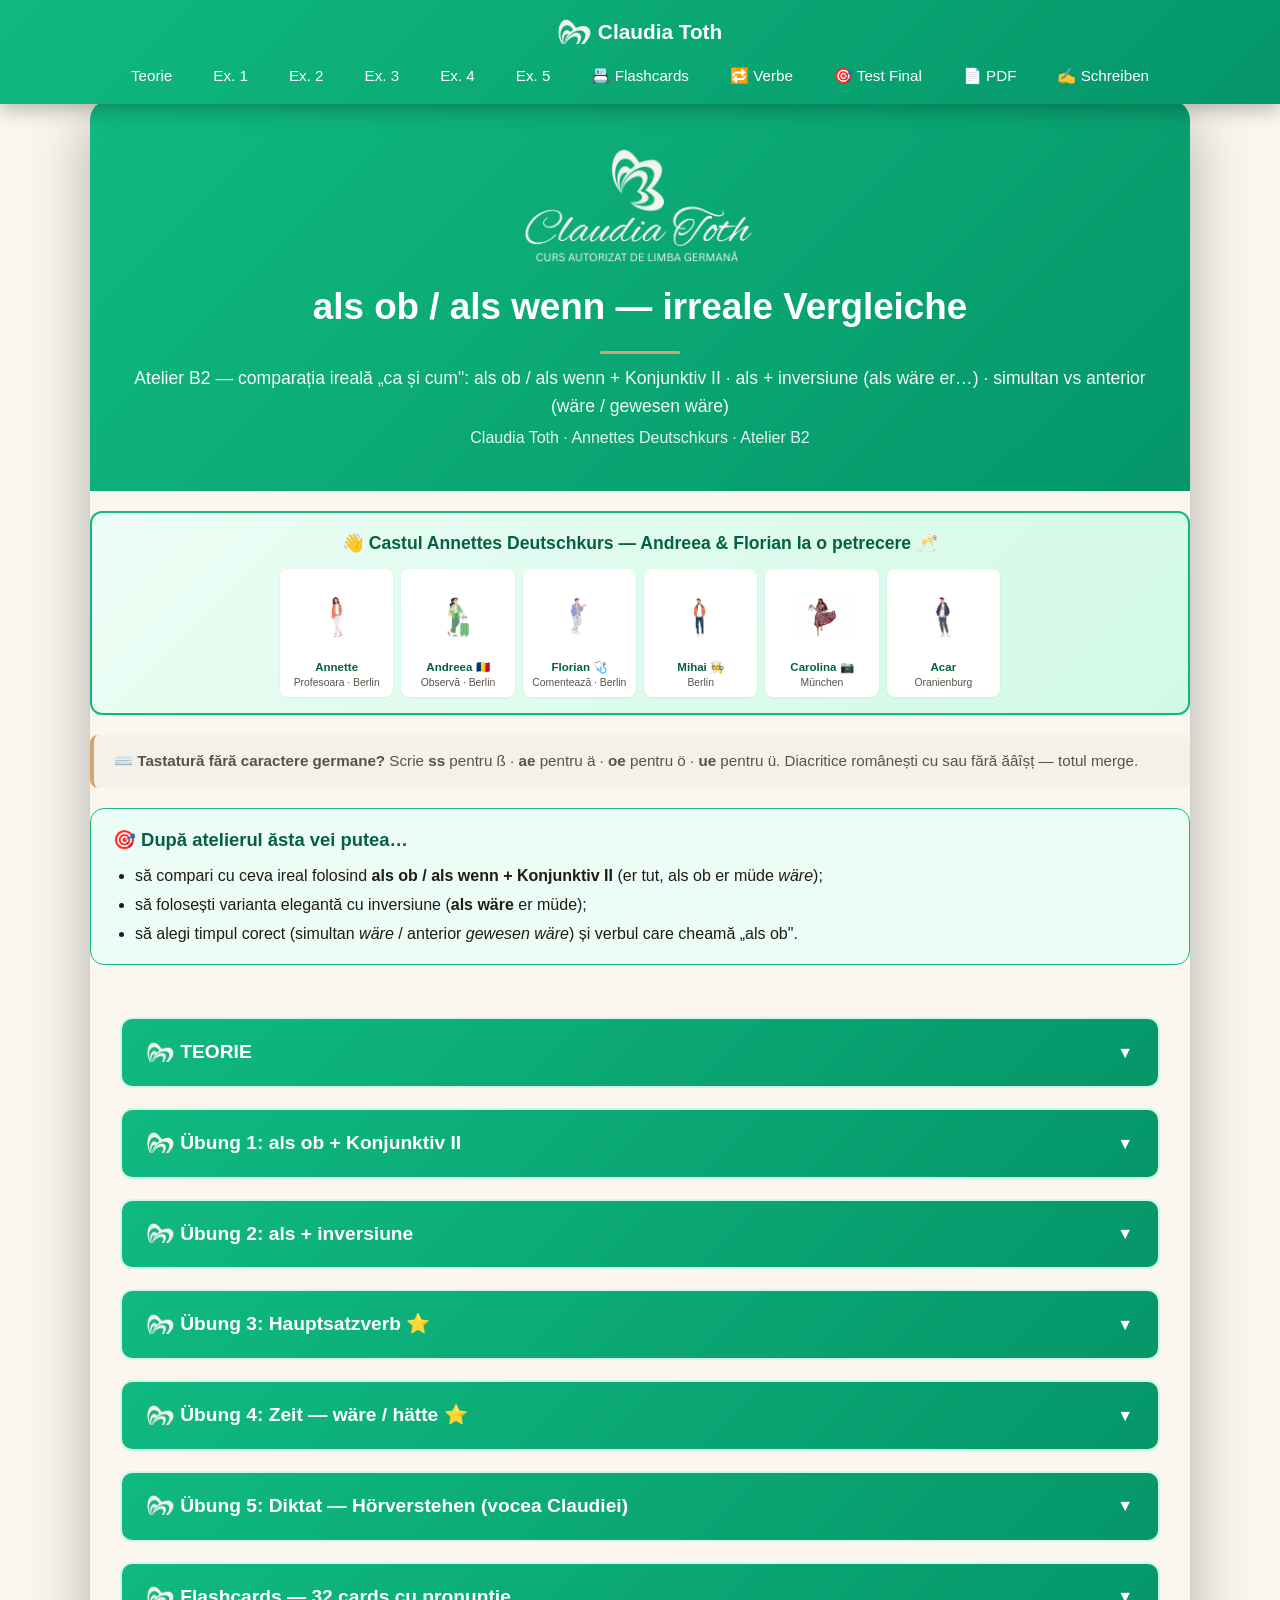
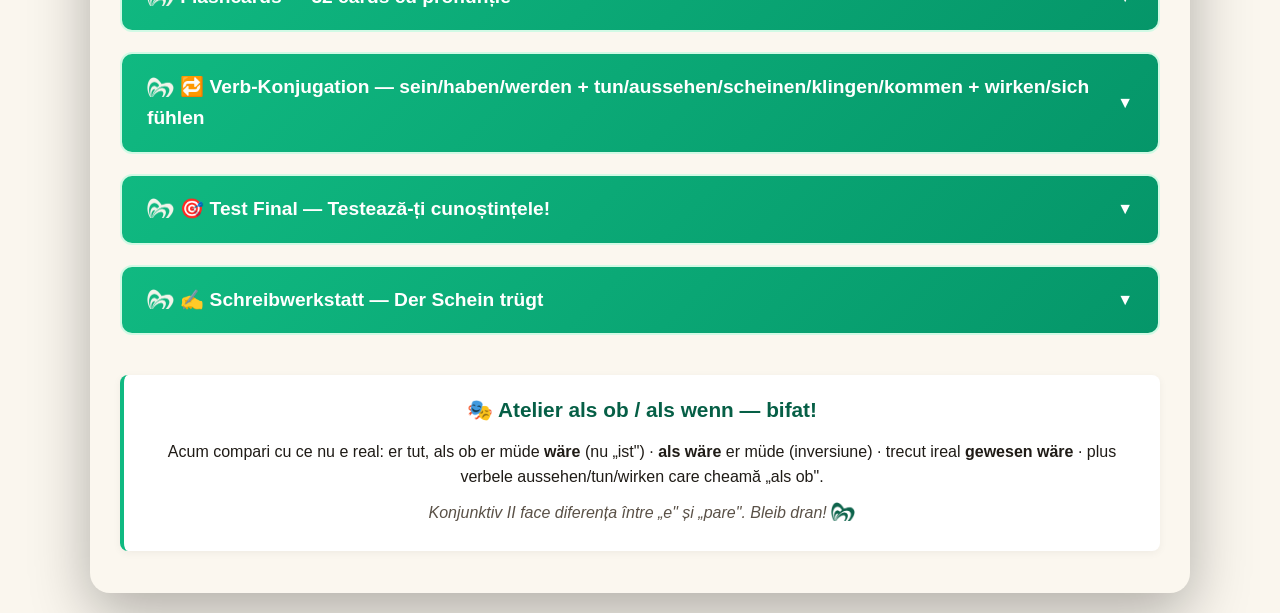
<file: index.html>
<!DOCTYPE html>
<html lang="ro">
<head>
    <meta charset="UTF-8">
    <meta name="robots" content="noindex, nofollow">
    <meta name="viewport" content="width=device-width, initial-scale=1.0">
    <title>Atelier B2 — als ob / als wenn: irreale Vergleiche · Annettes Deutschkurs</title>
    <meta property="og:title" content="Atelier B2 · als ob / als wenn — irreale Vergleiche · Claudia Toth">
    <meta property="og:description" content="Atelier B2 — comparația ireală: als ob / als wenn + Konjunktiv II (er tut, als ob er müde wäre), als + inversiune, gleichzeitig/vorzeitig · Claudia Toth · Annettes Deutschkurs">
    <meta property="og:type" content="website">
    <meta property="og:locale" content="ro_RO">
    <meta name="description" content="Atelier B2 — als ob / als wenn: comparații ireale cu Konjunktiv II · Claudia Toth">
    <link rel="stylesheet" href="styles.css">
</head>
<body>
    <nav class="navbar">
        <a href="#top" class="navbar-logo"><img src="images/butterfly-crem.png" class="bf-bullet" alt="">Claudia Toth</a>
        <ul class="navbar-menu">
            <li><a href="#teorie" onclick="openSection(0)">Teorie</a></li>
            <li><a href="#ex1" onclick="openSection(1)">Ex. 1</a></li>
            <li><a href="#ex2" onclick="openSection(2)">Ex. 2</a></li>
            <li><a href="#ex3" onclick="openSection(3)">Ex. 3</a></li>
            <li><a href="#ex4" onclick="openSection(4)">Ex. 4</a></li>
            <li><a href="#ex5" onclick="openSection(5)">Ex. 5</a></li>
            <li><a href="#flashcards" onclick="openSection(6)">📇 Flashcards</a></li>
            <li><a href="#verbe" onclick="openSection(7)">🔁 Verbe</a></li>
            <li><a href="#final-test" onclick="openSection(8)">🎯 Test Final</a></li>
            <li><a href="als-ob.pdf" download>📄 PDF</a></li>
            <li><a href="#schreibwerkstatt" onclick="openSection(9)">✍️ Schreiben</a></li>
        </ul>
    </nav>

    <div class="container" id="top">
        <div class="header">
            <img src="images/logo-crem.png" class="brand-logo" alt="Claudia Toth — Curs autorizat de limba germană">
            <h1>als ob / als wenn — irreale Vergleiche</h1>
            <p class="subtitle">Atelier B2 — comparația ireală „ca și cum": als ob / als wenn + Konjunktiv II · als + inversiune (als wäre er…) · simultan vs anterior (wäre / gewesen wäre)</p>
            <p>Claudia Toth · Annettes Deutschkurs · Atelier B2</p>
        </div>

        <div class="cast-banner">
            <h4>👋 Castul Annettes Deutschkurs — Andreea &amp; Florian la o petrecere 🥂</h4>
            <div class="cast-grid">
                <div class="cast-card"><img src="images/annette.png" alt="Annette"><div class="name">Annette</div><div class="detail">Profesoara · Berlin</div></div>
                <div class="cast-card"><img src="images/andreea.png" alt="Andreea"><div class="name">Andreea 🇷🇴</div><div class="detail">Observă · Berlin</div></div>
                <div class="cast-card"><img src="images/florian.png" alt="Florian"><div class="name">Florian 🩺</div><div class="detail">Comentează · Berlin</div></div>
                <div class="cast-card"><img src="images/mihai.png" alt="Mihai"><div class="name">Mihai 🧑‍🍳</div><div class="detail">Berlin</div></div>
                <div class="cast-card"><img src="images/carolina.png" alt="Carolina"><div class="name">Carolina 📷</div><div class="detail">München</div></div>
                <div class="cast-card"><img src="images/acar.png" alt="Acar"><div class="name">Acar</div><div class="detail">Oranienburg</div></div>
            </div>
        </div>

        <div style="background:#F5F0E8; border-left:4px solid #D4A574; padding:14px 20px; margin:20px 0; border-radius:8px;">
            <p style="margin:0; color:#5A5147; font-size:0.95rem;">⌨️ <strong>Tastatură fără caractere germane?</strong> Scrie <strong>ss</strong> pentru ß · <strong>ae</strong> pentru ä · <strong>oe</strong> pentru ö · <strong>ue</strong> pentru ü. Diacritice românești cu sau fără ăâîșț — totul merge.</p>
        </div>

        <div class="cando-box" style="background:#ecfdf5; border:1.5px solid #10b981; border-radius:14px; padding:16px 22px; margin:0 0 22px;">
            <h3 style="color:#065f46; margin:0 0 8px; font-size:1.15rem;">🎯 După atelierul ăsta vei putea…</h3>
            <ul style="margin:0; padding-left:22px; line-height:1.8; color:#1F1B16;">
                <li>să compari cu ceva ireal folosind <strong>als ob / als wenn + Konjunktiv II</strong> (er tut, als ob er müde <em>wäre</em>);</li>
                <li>să folosești varianta elegantă cu inversiune (<strong>als wäre</strong> er müde);</li>
                <li>să alegi timpul corect (simultan <em>wäre</em> / anterior <em>gewesen wäre</em>) și verbul care cheamă „als ob".</li>
            </ul>
        </div>

        <div class="content">
            <div class="section" id="teorie">
                <div class="section-header" onclick="toggleMainSection(0)"><h3><img src="images/butterfly-crem.png" class="bf-bullet" alt="">TEORIE</h3><span class="arrow">▼</span></div>
                <div class="section-content" id="main-section-0"><div id="theory-container"></div></div>
            </div>

            <div class="section" id="ex1">
                <div class="section-header" onclick="toggleMainSection(1)"><h3><img src="images/butterfly-crem.png" class="bf-bullet" alt="">Übung 1: als ob + Konjunktiv II</h3><span class="arrow">▼</span></div>
                <div class="section-content" id="main-section-1">
                    <div id="ex1-container"></div>
                    <div class="btn-container">
                        <button class="btn btn-check" onclick="checkExercise(1)">✓ Verifica</button>
                        <button class="btn btn-reset" onclick="resetExercise(1)">↻ Reseteaza</button>
                    </div>
                    <div class="score" id="score-1"></div>
                </div>
            </div>
            <div class="section" id="ex2">
                <div class="section-header" onclick="toggleMainSection(2)"><h3><img src="images/butterfly-crem.png" class="bf-bullet" alt="">Übung 2: als + inversiune</h3><span class="arrow">▼</span></div>
                <div class="section-content" id="main-section-2">
                    <div id="ex2-container"></div>
                    <div class="btn-container">
                        <button class="btn btn-check" onclick="checkExercise(2)">✓ Verifica</button>
                        <button class="btn btn-reset" onclick="resetExercise(2)">↻ Reseteaza</button>
                    </div>
                    <div class="score" id="score-2"></div>
                </div>
            </div>
            <div class="section" id="ex3">
                <div class="section-header" onclick="toggleMainSection(3)"><h3><img src="images/butterfly-crem.png" class="bf-bullet" alt="">Übung 3: Hauptsatzverb ⭐</h3><span class="arrow">▼</span></div>
                <div class="section-content" id="main-section-3">
                    <div id="ex3-container"></div>
                    <div class="btn-container">
                        <button class="btn btn-check" onclick="checkExercise(3)">✓ Verifica</button>
                        <button class="btn btn-reset" onclick="resetExercise(3)">↻ Reseteaza</button>
                    </div>
                    <div class="score" id="score-3"></div>
                </div>
            </div>
            <div class="section" id="ex4">
                <div class="section-header" onclick="toggleMainSection(4)"><h3><img src="images/butterfly-crem.png" class="bf-bullet" alt="">Übung 4: Zeit — wäre / hätte ⭐</h3><span class="arrow">▼</span></div>
                <div class="section-content" id="main-section-4">
                    <div id="ex4-container"></div>
                    <div class="btn-container">
                        <button class="btn btn-check" onclick="checkExercise(4)">✓ Verifica</button>
                        <button class="btn btn-reset" onclick="resetExercise(4)">↻ Reseteaza</button>
                    </div>
                    <div class="score" id="score-4"></div>
                </div>
            </div>
            <div class="section" id="ex5">
                <div class="section-header" onclick="toggleMainSection(5)"><h3><img src="images/butterfly-crem.png" class="bf-bullet" alt="">Übung 5: Diktat — Hörverstehen (vocea Claudiei)</h3><span class="arrow">▼</span></div>
                <div class="section-content" id="main-section-5">
                    <div id="ex5-container"></div>
                    <div class="btn-container">
                        <button class="btn btn-check" onclick="checkExercise(5)">✓ Verifica</button>
                        <button class="btn btn-reset" onclick="resetExercise(5)">↻ Reseteaza</button>
                    </div>
                    <div class="score" id="score-5"></div>
                </div>
            </div>

            <div class="section" id="flashcards">
                <div class="section-header" onclick="toggleMainSection(6)"><h3><img src="images/butterfly-crem.png" class="bf-bullet" alt="">Flashcards — 32 cards cu pronunție</h3><span class="arrow">▼</span></div>
                <div class="section-content" id="main-section-6"><div id="flashcards-container"></div></div>
            </div>

            <div class="section" id="verbe">
                <div class="section-header" onclick="toggleMainSection(7)"><h3><img src="images/butterfly-crem.png" class="bf-bullet" alt="">🔁 Verb-Konjugation — sein/haben/werden + tun/aussehen/scheinen/klingen/kommen + wirken/sich fühlen</h3><span class="arrow">▼</span></div>
                <div class="section-content" id="main-section-7"><div id="verbs-container"></div></div>
            </div>

            <div class="section" id="final-test">
                <div class="section-header" onclick="toggleMainSection(8)"><h3><img src="images/butterfly-crem.png" class="bf-bullet" alt="">🎯 Test Final — Testează-ți cunoștințele!</h3><span class="arrow">▼</span></div>
                <div class="section-content" id="main-section-8"><div id="final-test-container"></div></div>
            </div>

            <div class="section" id="schreibwerkstatt">
                <div class="section-header" onclick="toggleMainSection(9)">
                    <h3><img src="images/butterfly-crem.png" class="bf-bullet" alt="">✍️ Schreibwerkstatt — Der Schein trügt</h3>
                    <span class="arrow">▼</span>
                </div>
                <div class="section-content" id="main-section-9">
                    <div class="theory-box" style="background:linear-gradient(135deg,#ecfdf5 0%,#d1fae5 100%); border-left:4px solid #10B981;">
                        <h4 style="color:#065f46;">✍️ Tema ta de scriere — „Der Schein trügt" (Aparențele înșală)</h4>
                        <p>Descrie o scenă în care <strong>aparența înșală</strong> — o petrecere, un vis, un loc unde toți se prefac (80–150 de cuvinte), folosind <strong>comparații ireale cu „als ob / als"</strong>.</p>
                        <p style="margin-top:6px;">Întrebări care te ajută: Wer tut so, als ob …? Was sieht aus, als ob …? Wie wirken die Menschen? Was kam dir vor, als ob es nicht echt wäre?</p>
                    </div>
                    <div class="theory-box" style="background:#FBF7EF;">
                        <h4>💡 Redemittel (folosește-i!)</h4>
                        <ul style="margin:6px 0 0 18px; line-height:1.8;">
                            <li><strong>Er tut so, als ob er … wäre / hätte / würde …</strong></li>
                            <li><strong>Sie sieht aus / wirkt / klingt, als ob …</strong></li>
                            <li><strong>Es kommt mir vor, als ob …</strong> / <strong>als wäre …</strong> (inversiune)</li>
                            <li>vorzeitig: <strong>als ob er nicht geschlafen hätte / weggegangen wäre</strong></li>
                        </ul>
                    </div>
                    <div class="theory-box" style="background:#dbeafe; border-left:4px solid #D4A574;">
                        <h4>✅ Checklist gramatical (bifează înainte să trimiți)</h4>
                        <ul style="margin:6px 0 0 18px; line-height:1.9;">
                            <li>☐ minim <strong>3 propoziții cu als ob + Konjunktiv II</strong> (wäre / hätte / würde)</li>
                            <li>☐ minim <strong>1 cu inversiune</strong> (als wäre … / als hätte …)</li>
                            <li>☐ minim <strong>1 la trecut ireal</strong> (vorzeitig: gewesen wäre / geschlafen hätte)</li>
                            <li>☐ minim <strong>1 Hauptsatzverb</strong> care cheamă als ob (aussehen / wirken / scheinen)</li>
                        </ul>
                    </div>
                    <details style="margin:14px 0;">
                        <summary style="cursor:pointer; color:#065f46; font-weight:700; font-size:1.05rem;">▶ 📄 Vezi un model de răspuns</summary>
                        <div class="theory-box" style="background:#FBF7EF; margin-top:10px;">
                            <p style="color:#065f46;"><em>Gestern war ich auf einer Party, und es war, als ob alle Theater spielten. Ein Mann redete, als ob er alles wüsste, und gab Geld aus, als wäre er Millionär. Eine Frau lachte, als ob jeder Witz genial wäre, obwohl sie todmüde aussah — als hätte sie tagelang nicht geschlafen. Der Gastgeber tat so, als wäre alles perfekt, obwohl das Essen kalt war. Mir kam es vor, als ob die Zeit stillstünde. Am Ende ging ich, als würde ich aus einem seltsamen Traum erwachen.</em></p>
                            <p style="color:#5A5147; font-style:italic; font-size:0.9rem; margin-top:8px;">(Ieri am fost la o petrecere și era ca și cum toți jucau teatru. Un bărbat vorbea de parcă ar fi știut tot și dădea bani ca și cum ar fi fost milionar. O femeie râdea ca și cum fiecare glumă ar fi fost genială, deși arăta moartă de oboseală — ca și cum n-ar fi dormit de zile întregi. Gazda se prefăcea că totul e perfect, deși mâncarea era rece. Mi se părea că timpul stă pe loc. La final am plecat ca și cum m-aș fi trezit dintr-un vis ciudat.)</p>
                        </div>
                    </details>
                    <div style="text-align:center; margin-top:22px;">
                        <p style="color:#047857; margin-bottom:14px; font-size:1rem;">Când ești gata, trimite-mi textul tău. Îl citesc personal și îți răspund pe email cu corectările. <img src="images/butterfly-emerald.png" class="bf-inline" alt=""></p>
                        <a href="https://forms.gle/harrasvj7p35orMz5" target="_blank" rel="noopener noreferrer" style="display:inline-block; background:#10B981; color:white; padding:14px 32px; border-radius:10px; text-decoration:none; font-weight:bold; font-size:1.05rem; box-shadow:0 2px 6px rgba(16,185,129,0.3);">✍️ Trimite textul Claudiei →</a>
                        <p style="color:#5A5147; font-size:0.78rem; margin-top:12px; font-style:italic;"><img src="images/butterfly-emerald.png" class="bf-inline" alt=""> Nu uita să-ți treci adresa de email în formular</p>
                    </div>
                </div>
            </div>

            <div class="theory-box" style="text-align: center; margin-top: 40px;">
                <p style="font-size: 1.3rem; font-weight: bold; color: #065f46;">🎭 Atelier als ob / als wenn — bifat!</p>
                <p style="margin-top: 12px;">Acum compari cu ce nu e real: er tut, als ob er müde <strong>wäre</strong> (nu „ist") · <strong>als wäre</strong> er müde (inversiune) · trecut ireal <strong>gewesen wäre</strong> · plus verbele aussehen/tun/wirken care cheamă „als ob".</p>
                <p style="margin-top: 10px; font-style: italic; color: #5A5147;">Konjunktiv II face diferența între „e" și „pare". Bleib dran! <img src="images/butterfly-emerald.png" class="bf-inline" alt=""></p>
            </div>
        </div>
    </div>

    <script src="theory.js"></script>
    <script src="exercises.js"></script>
    <script src="flashcards.js"></script>
    <script src="verbs.js"></script>
    <script src="final-test.js"></script>
    <script src="main.js"></script>
</body>
</html>
</file>
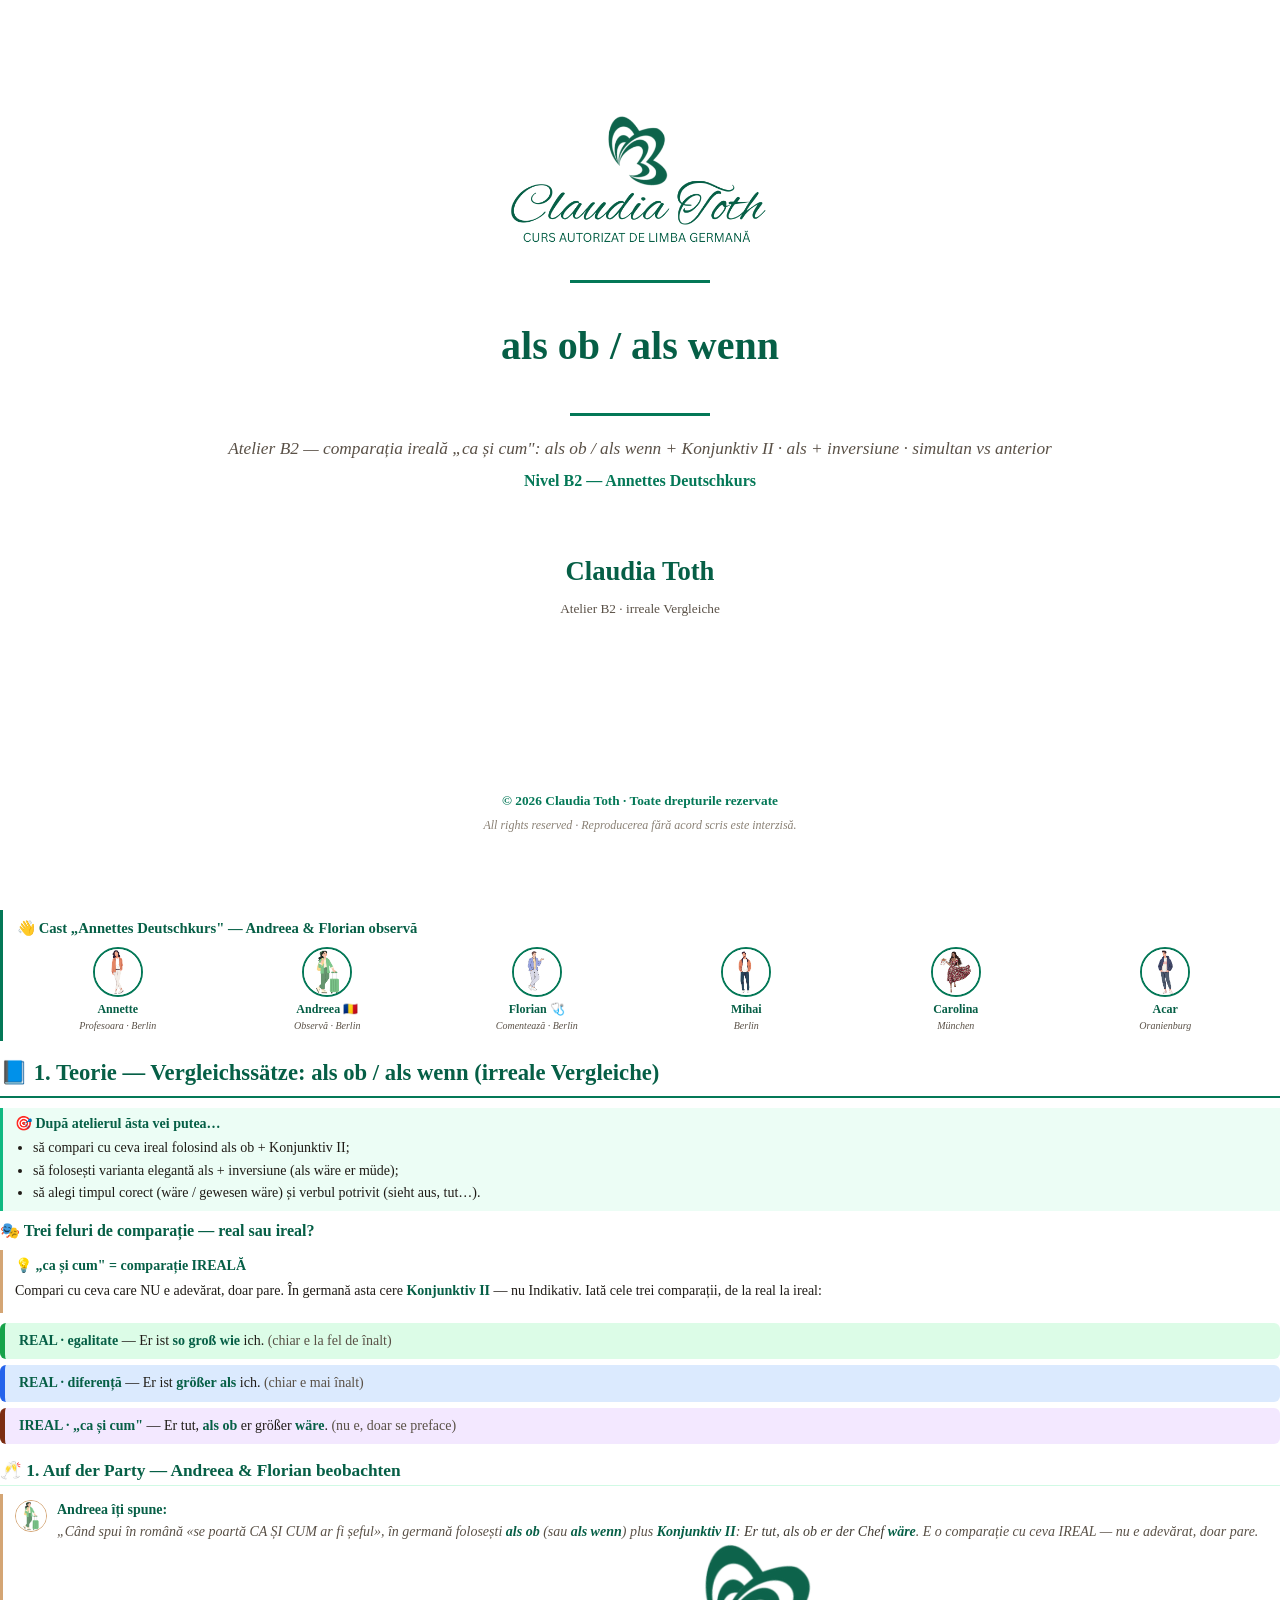
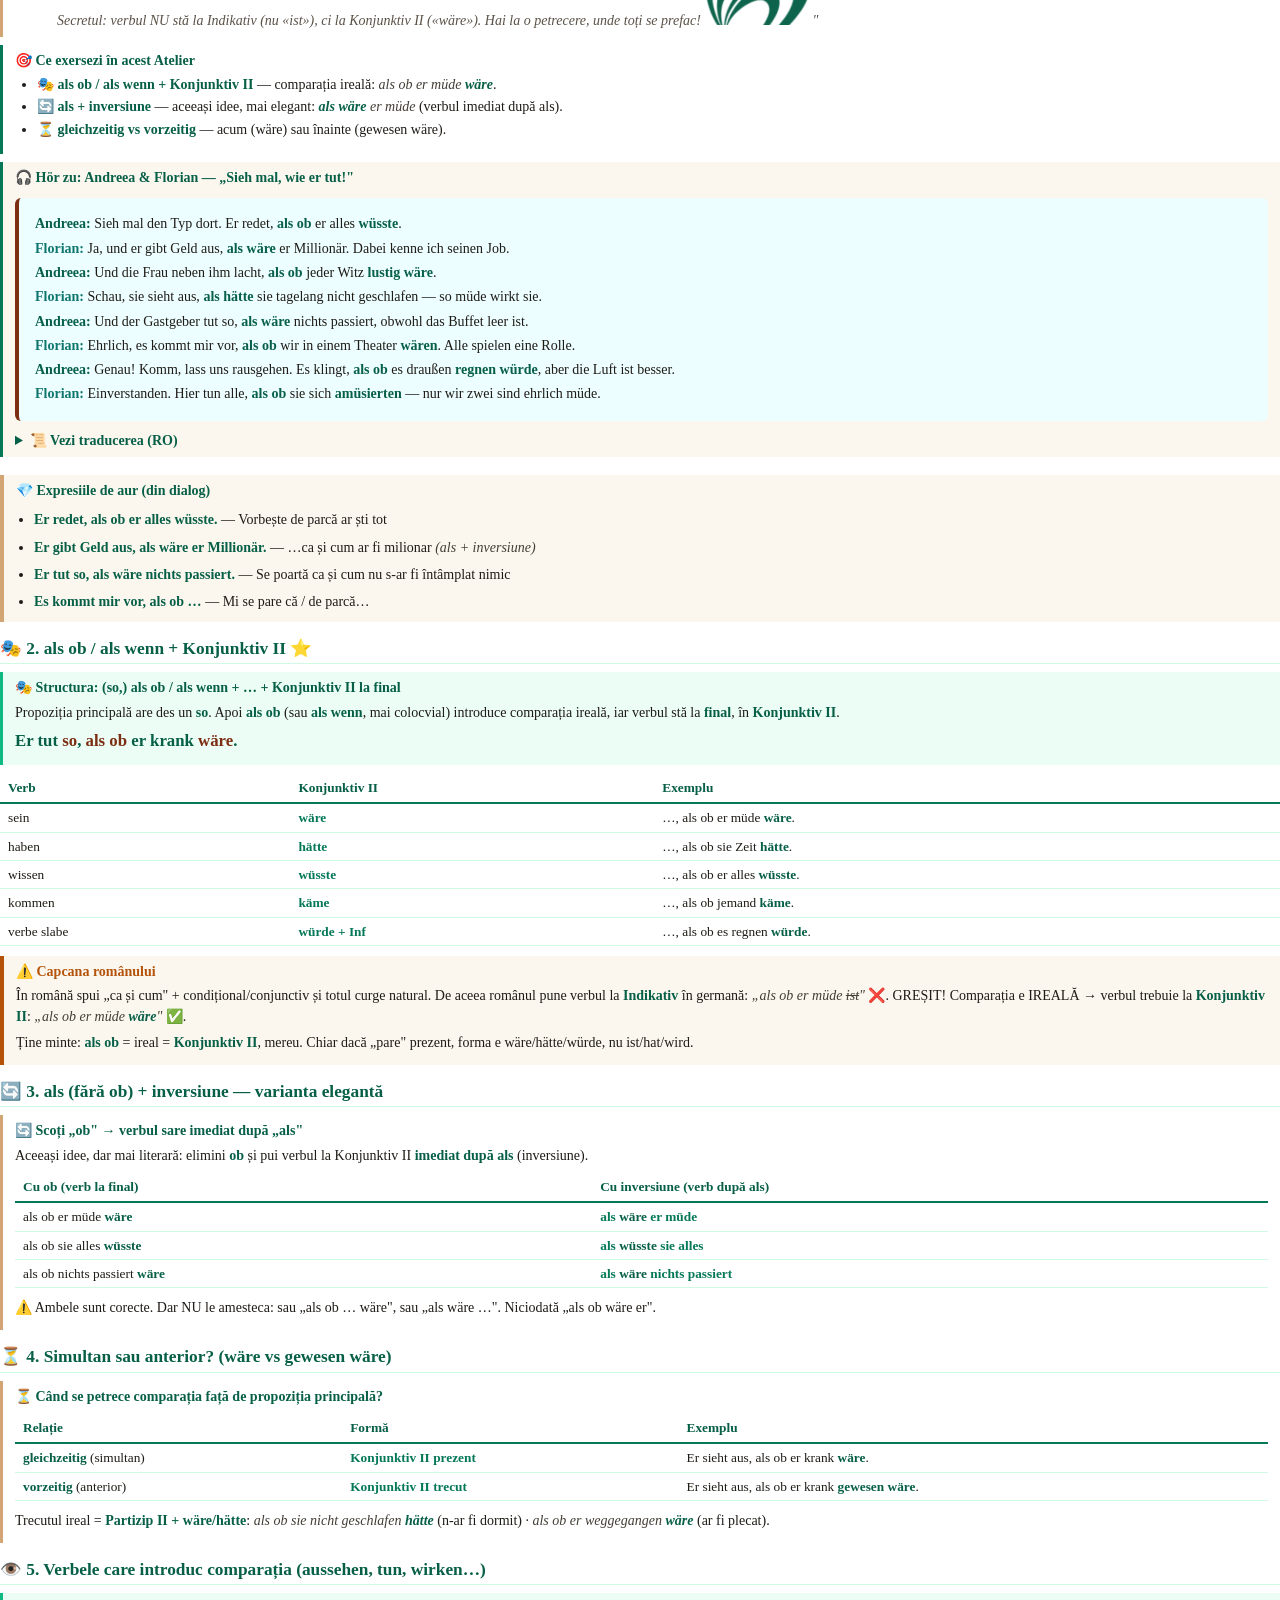
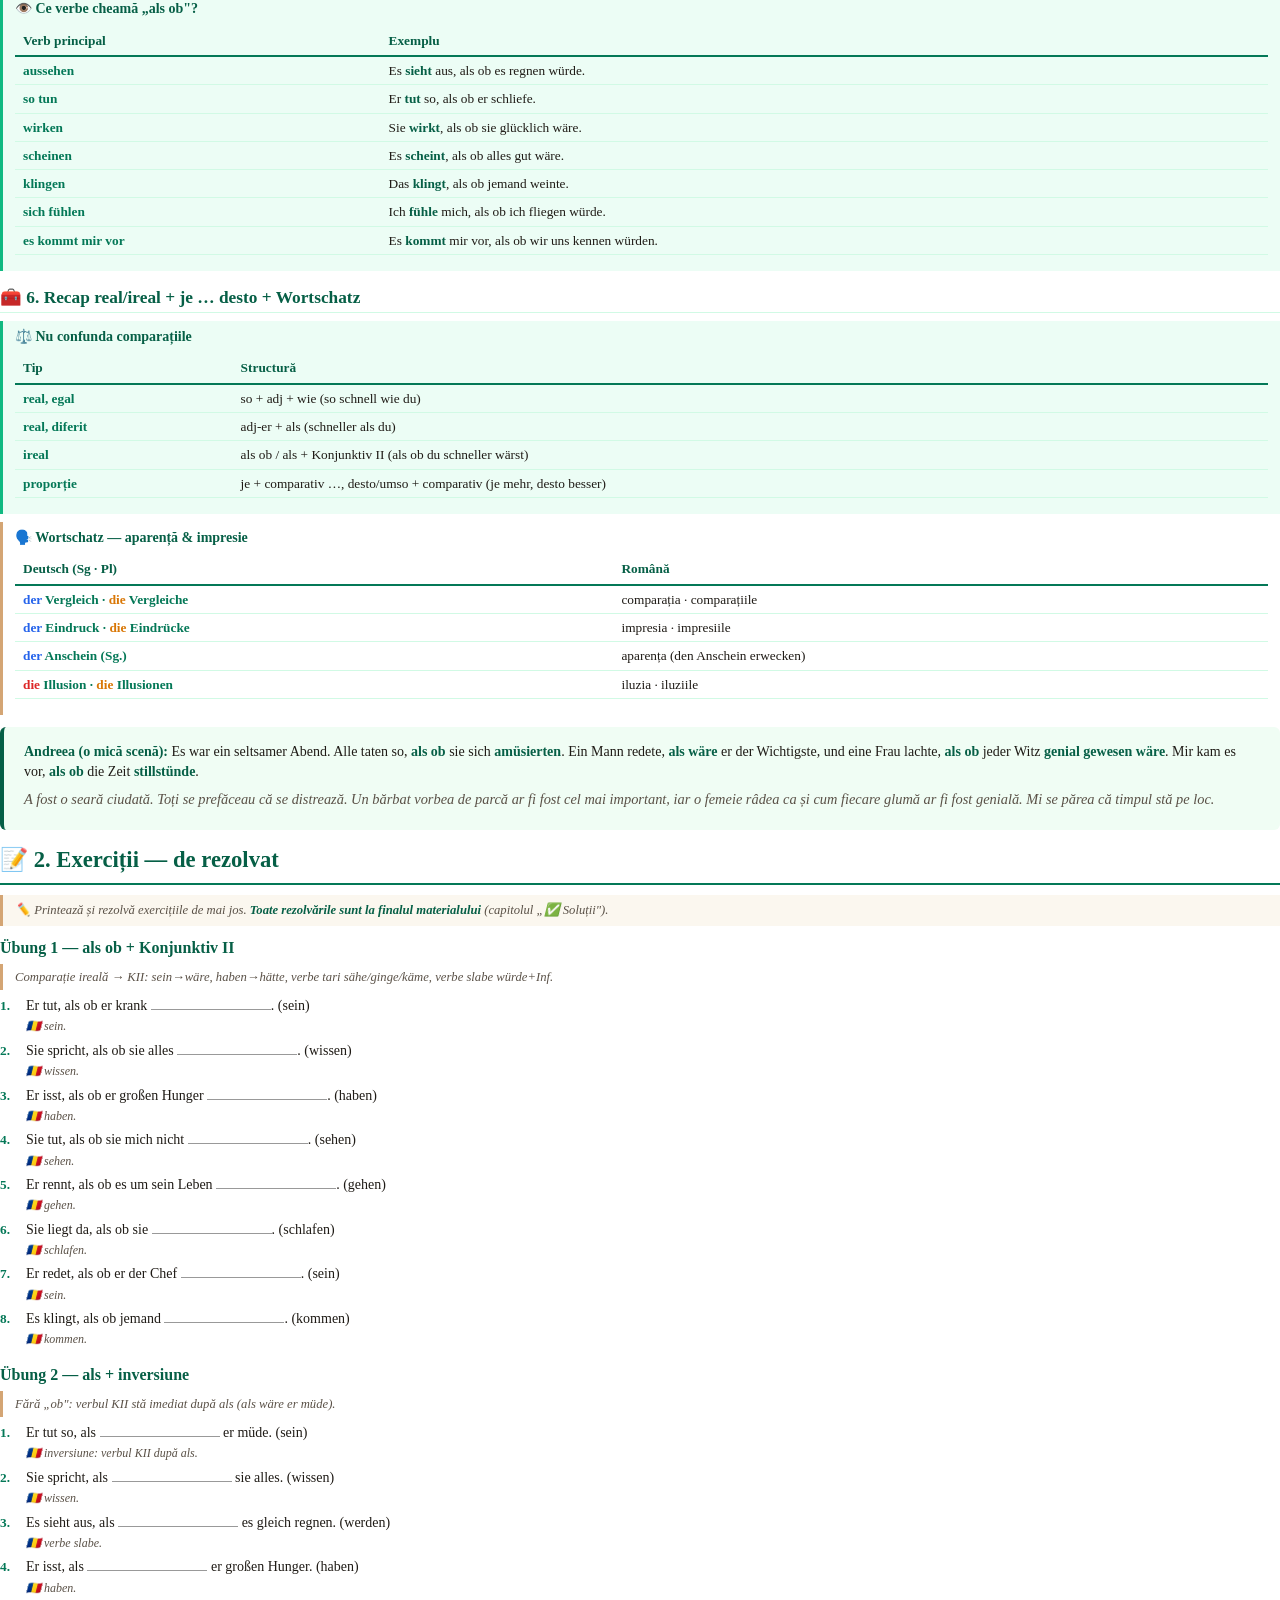
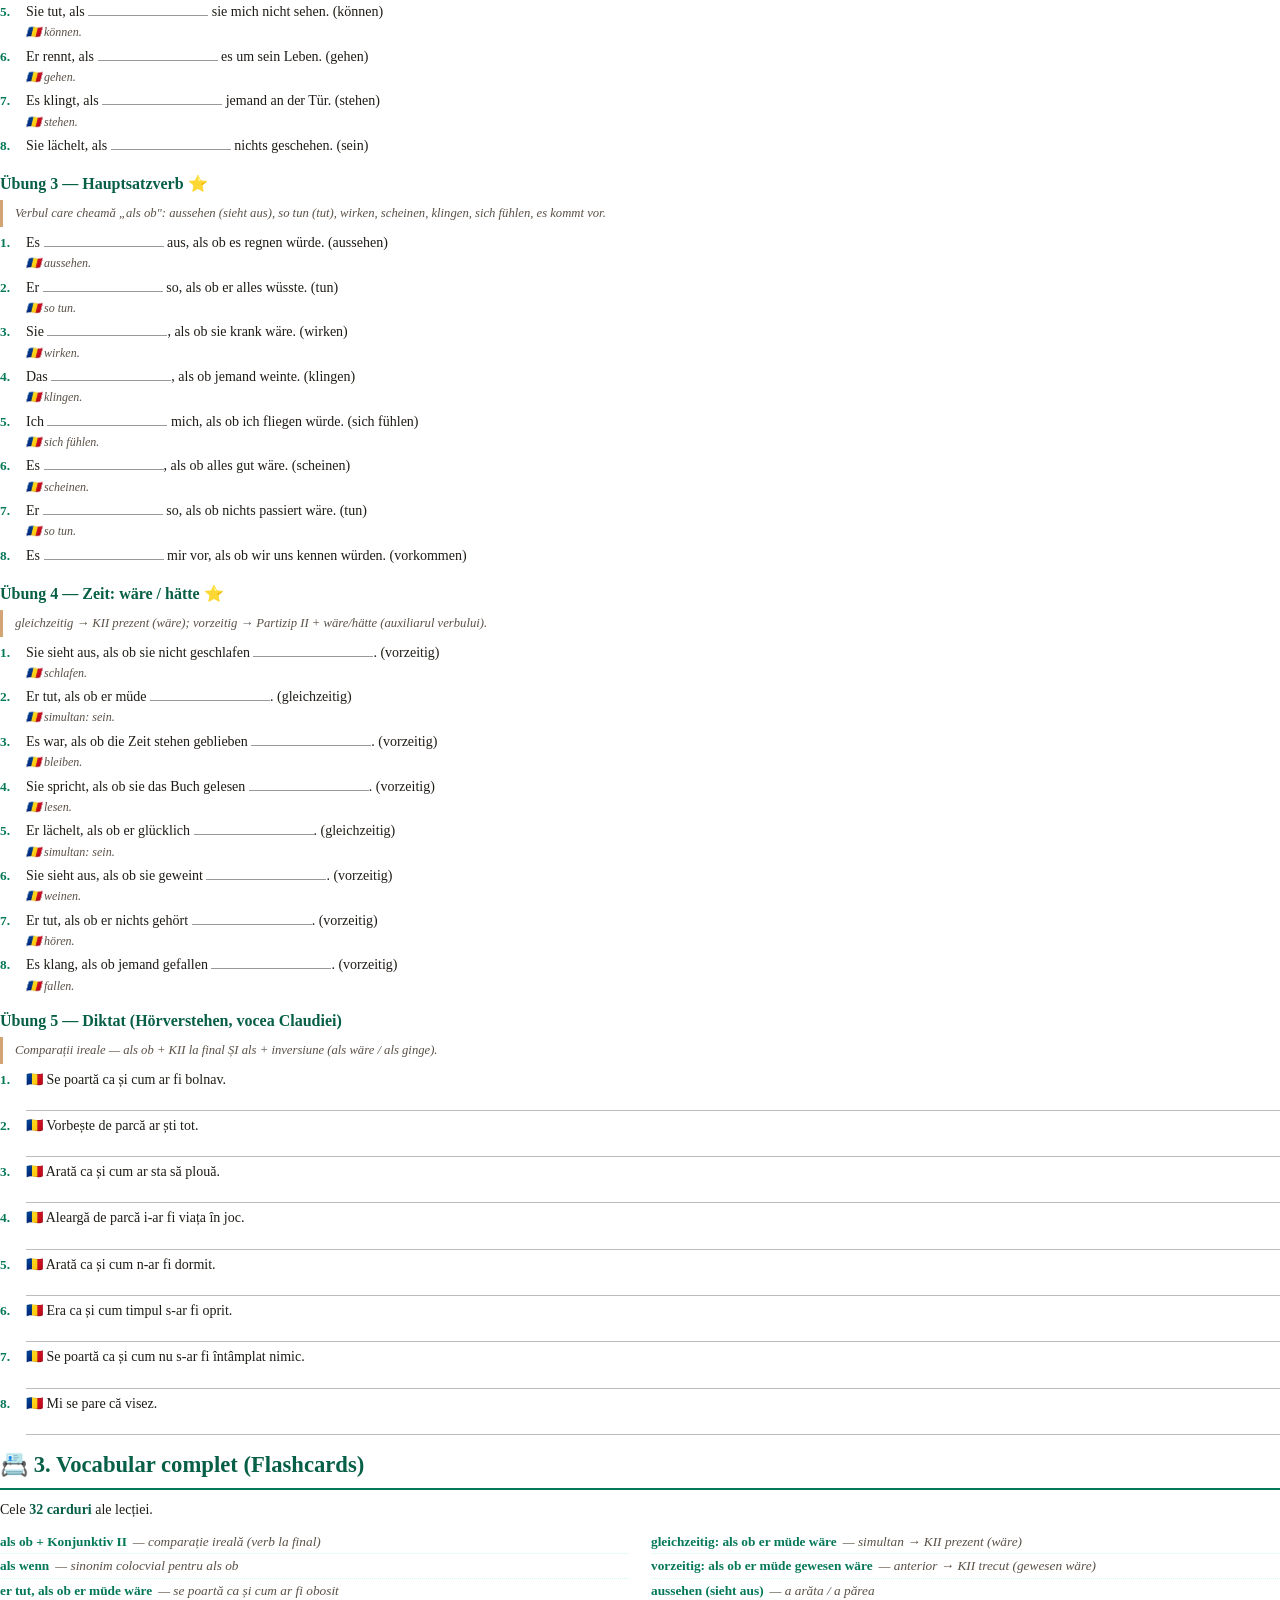
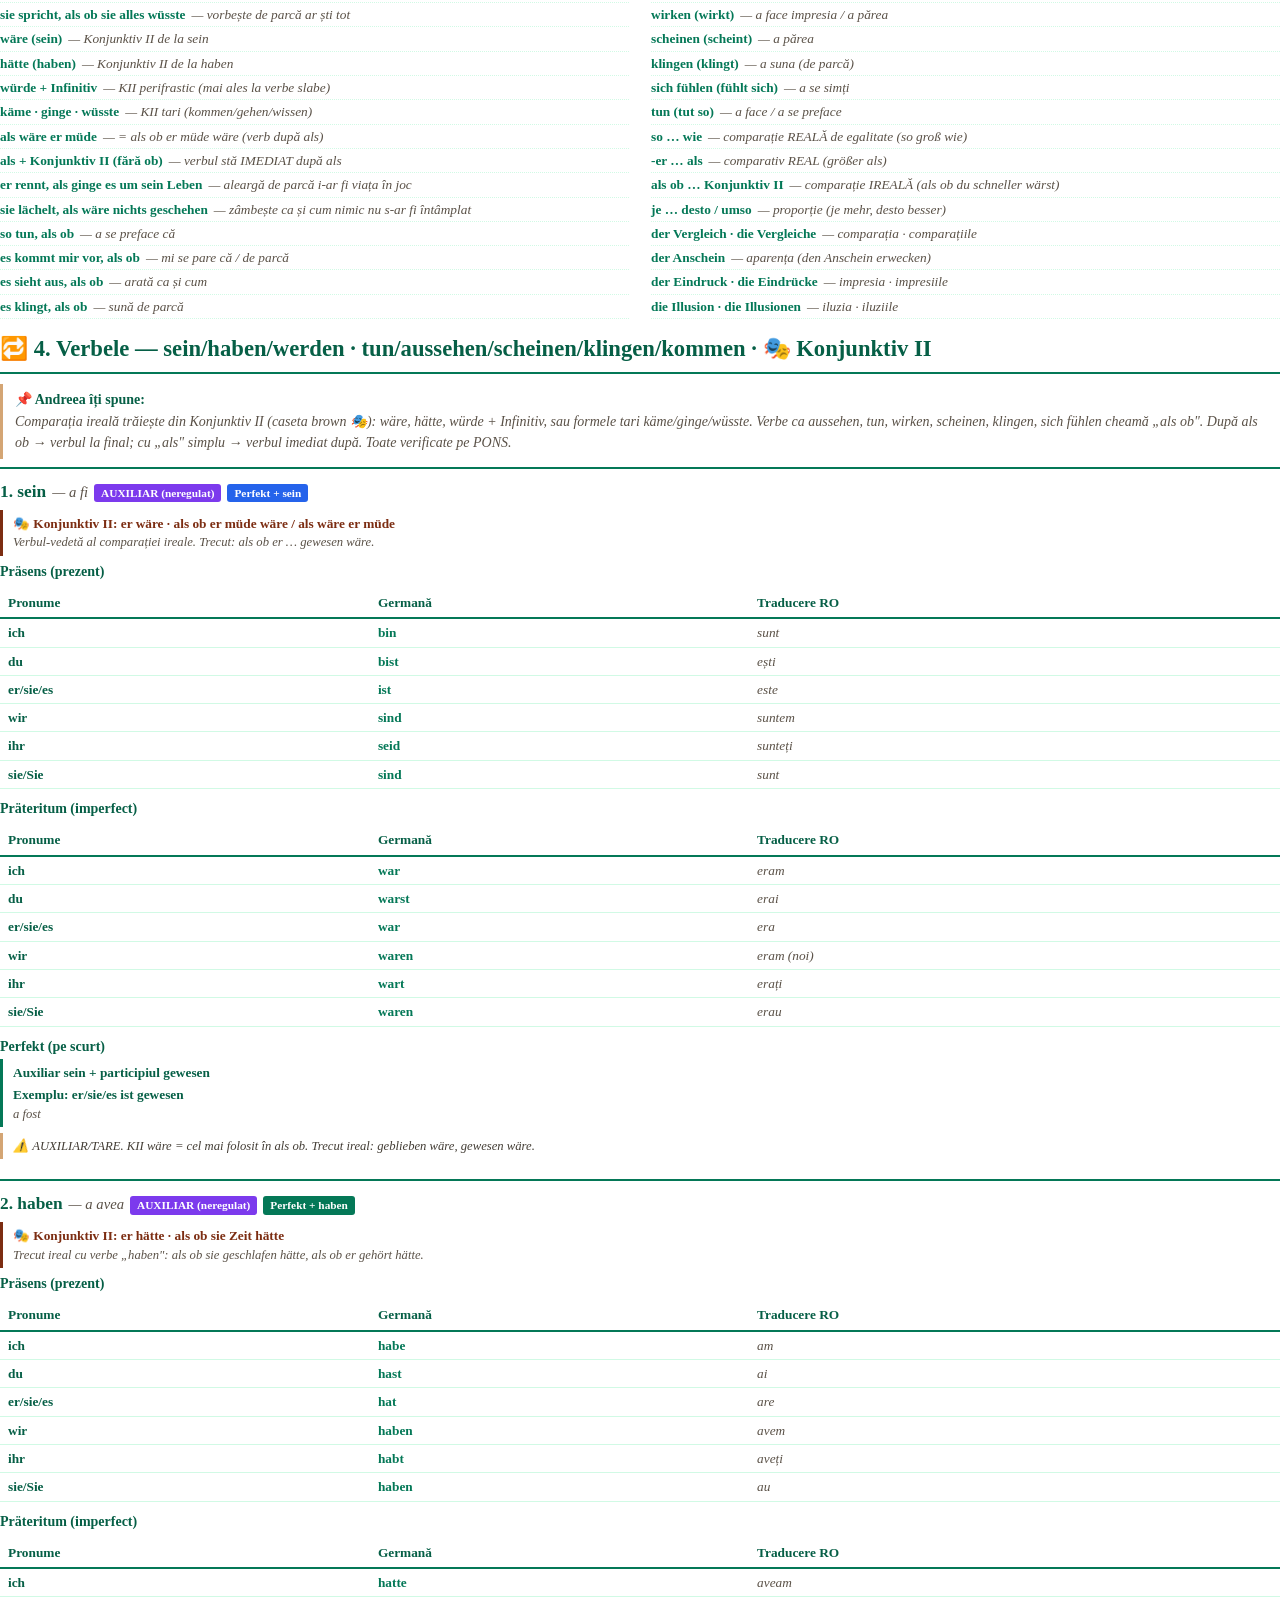
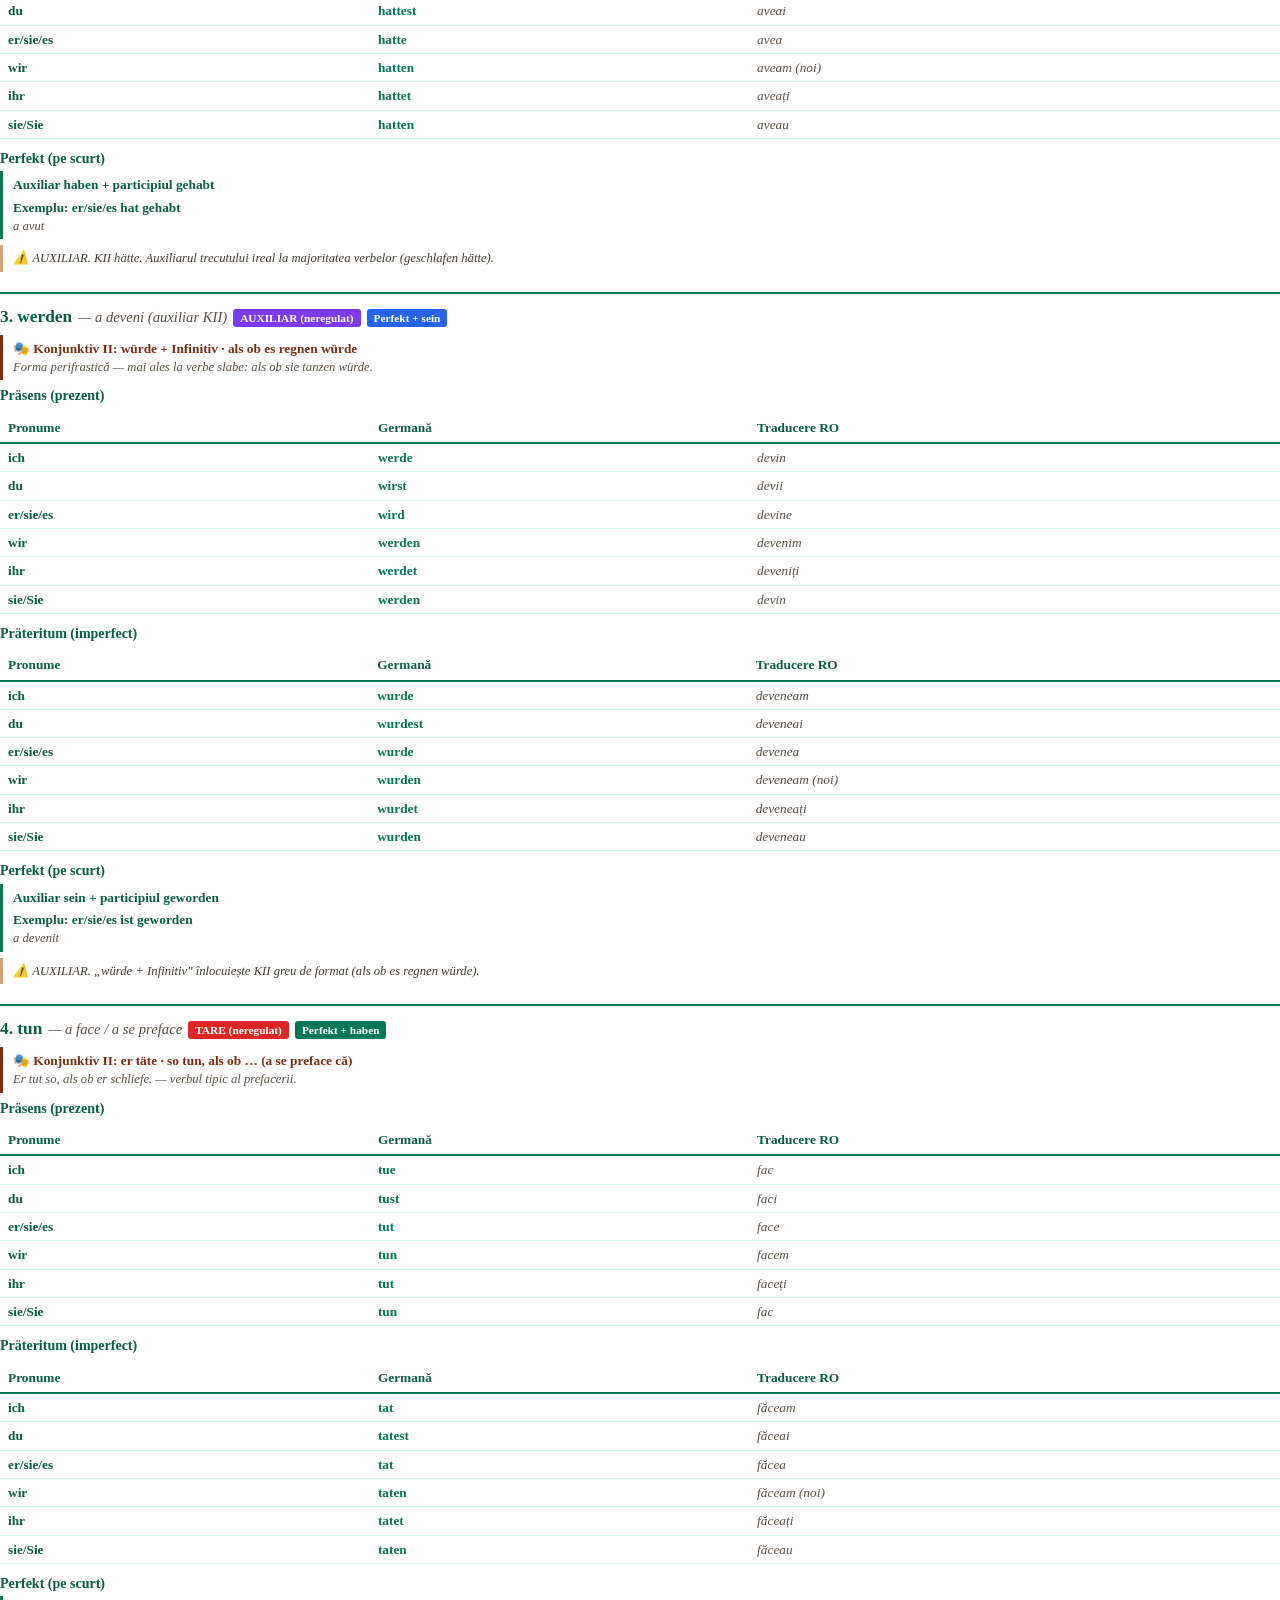
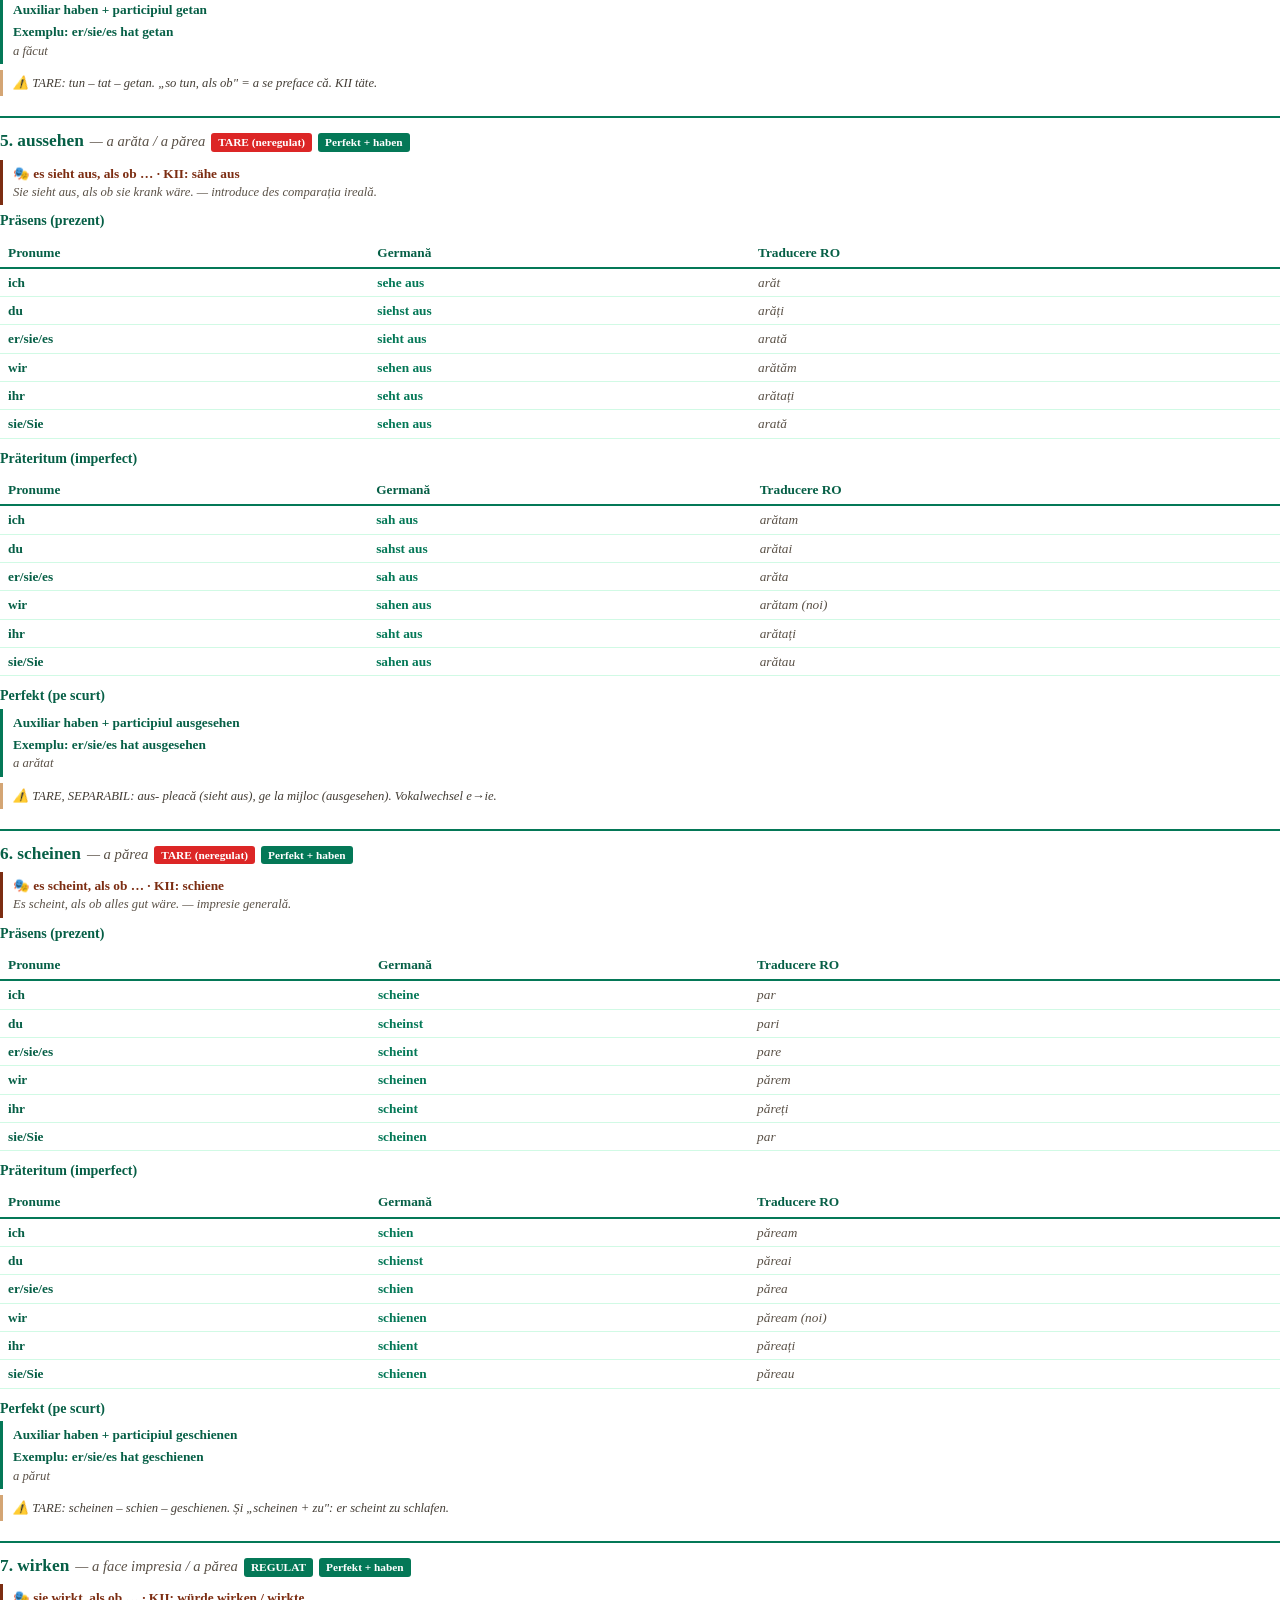
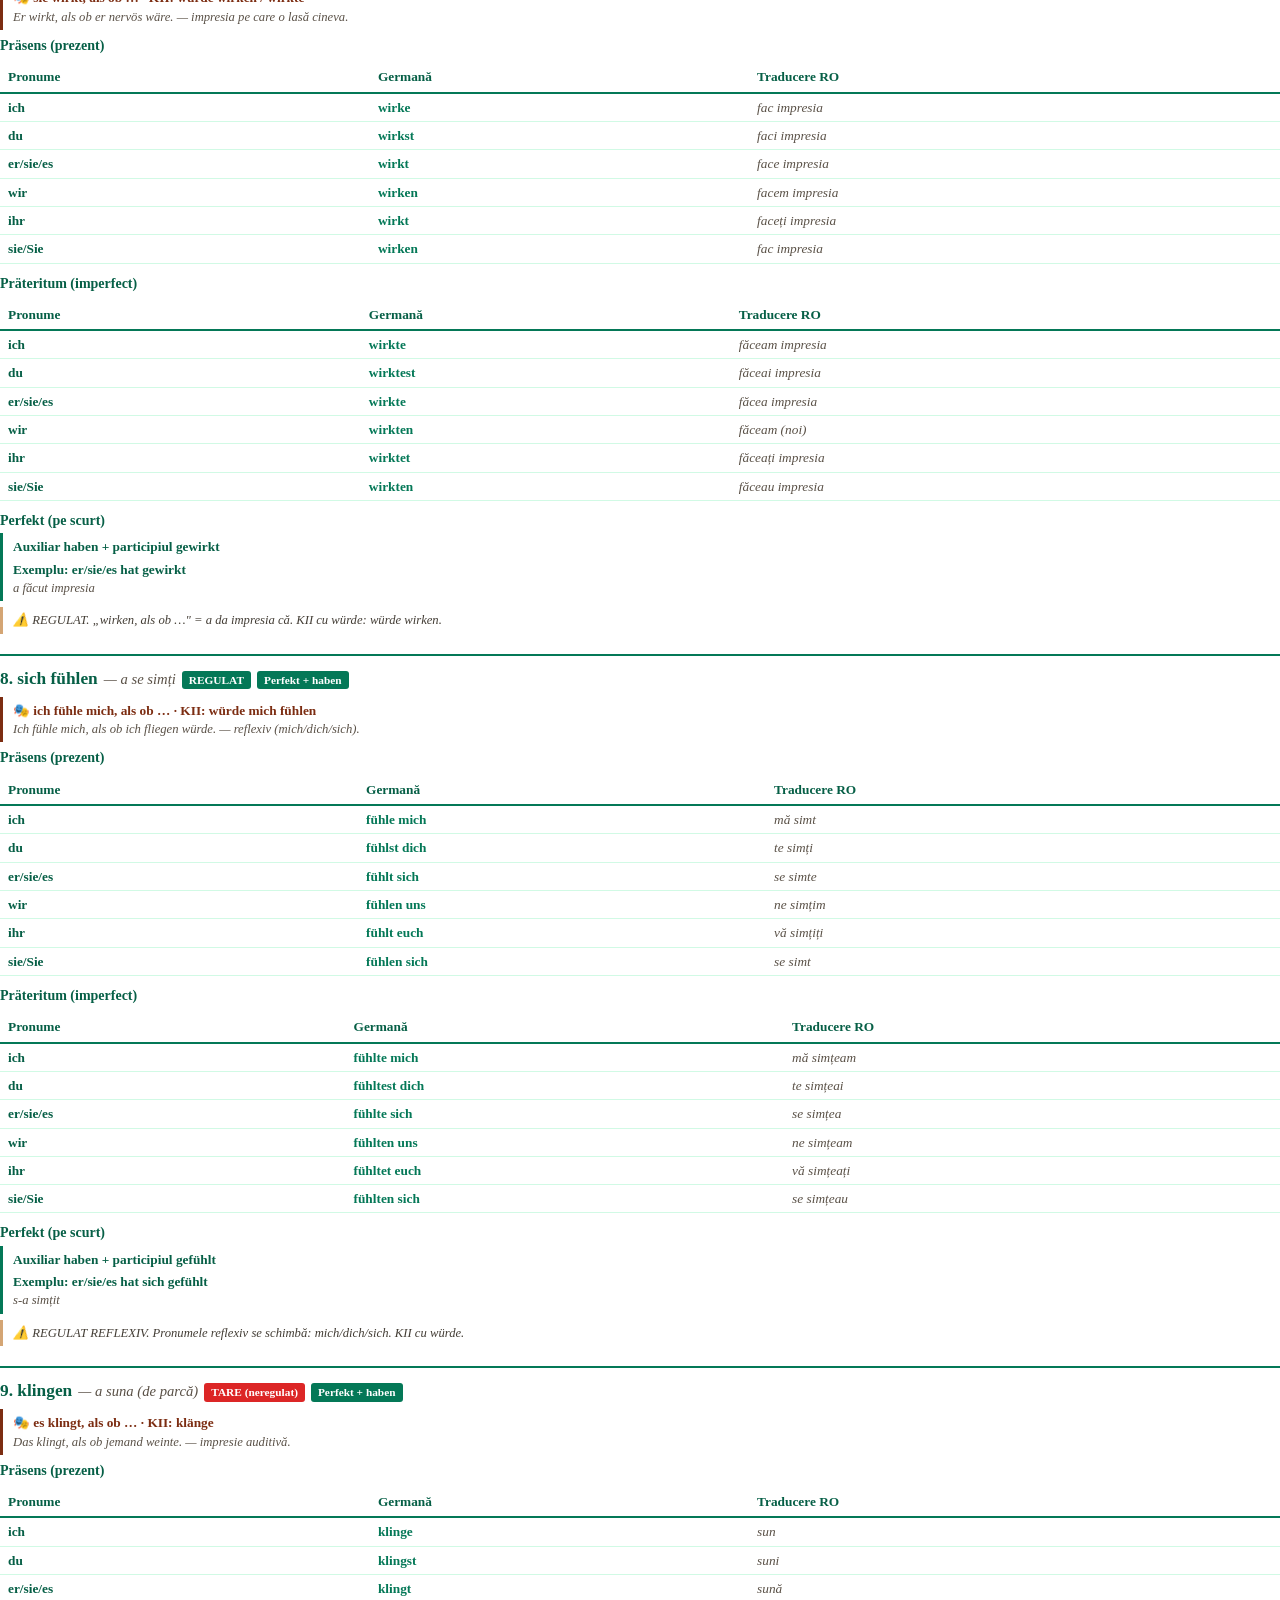
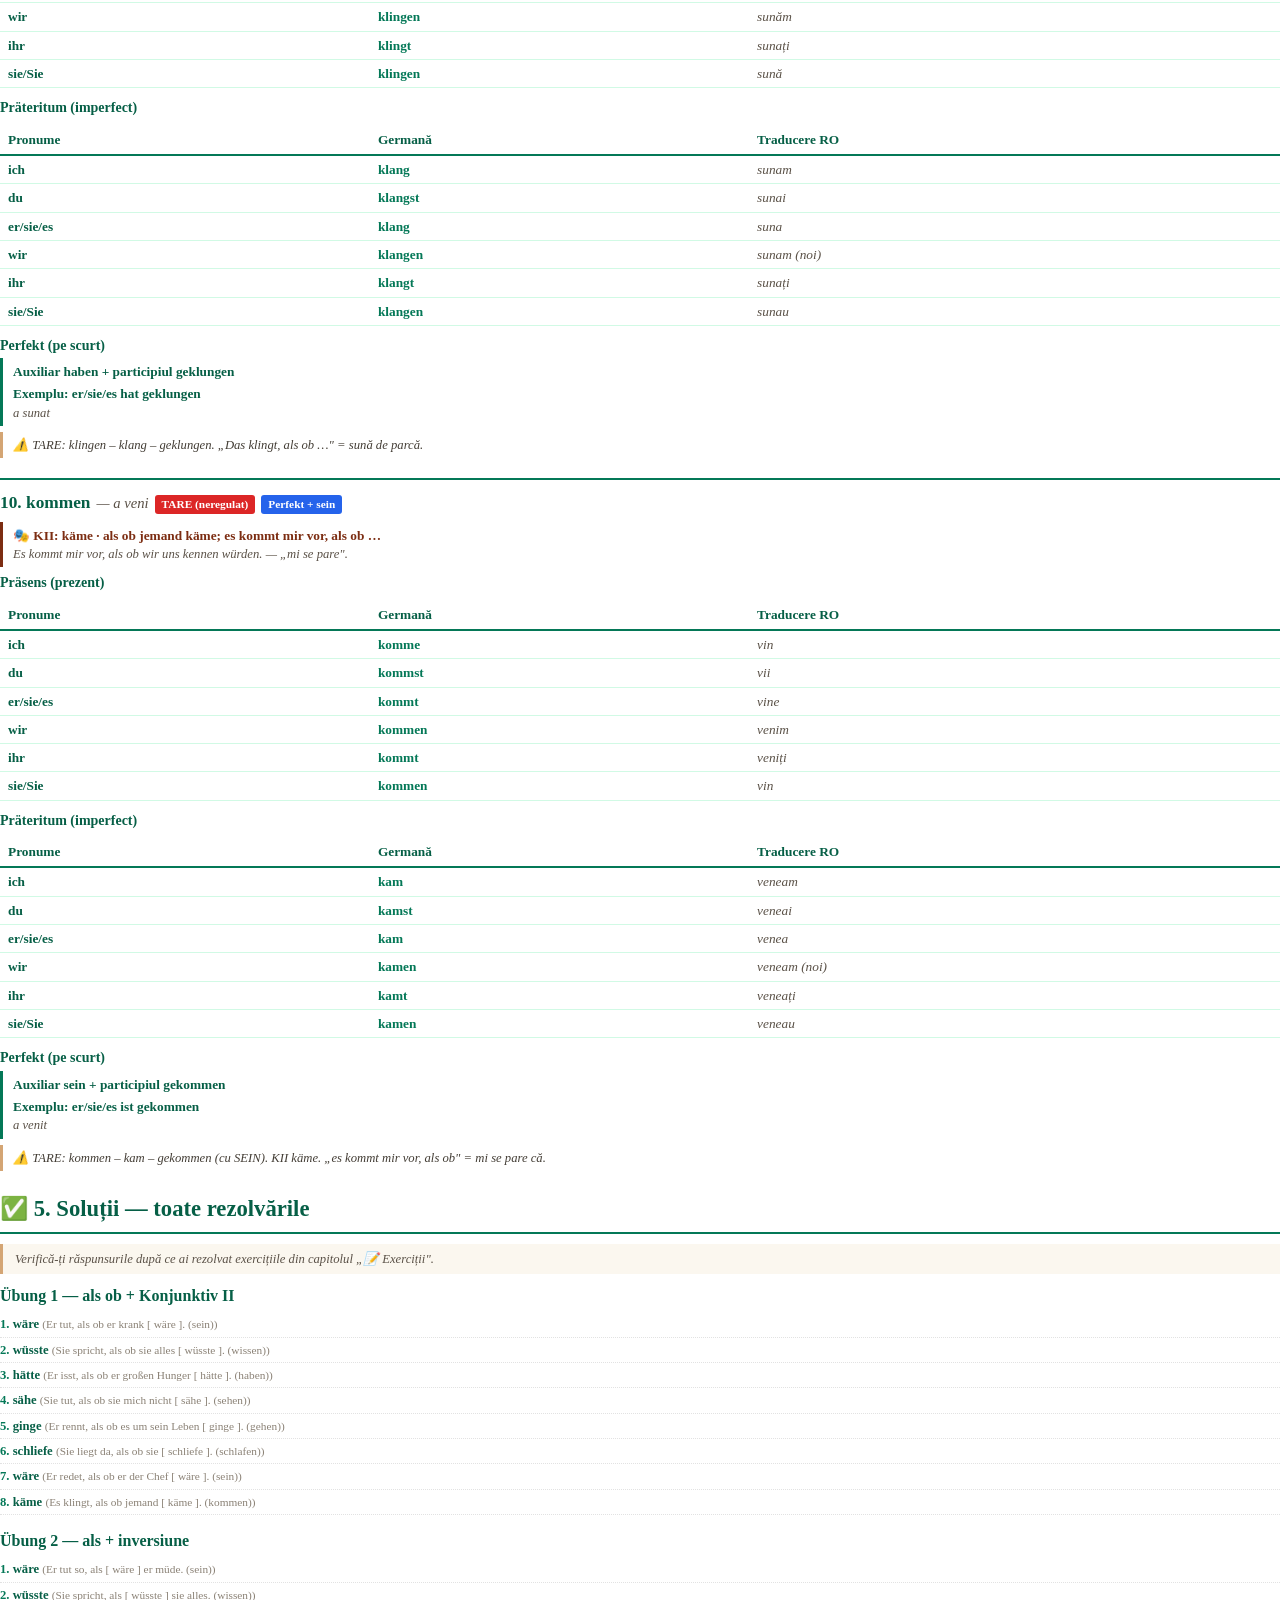
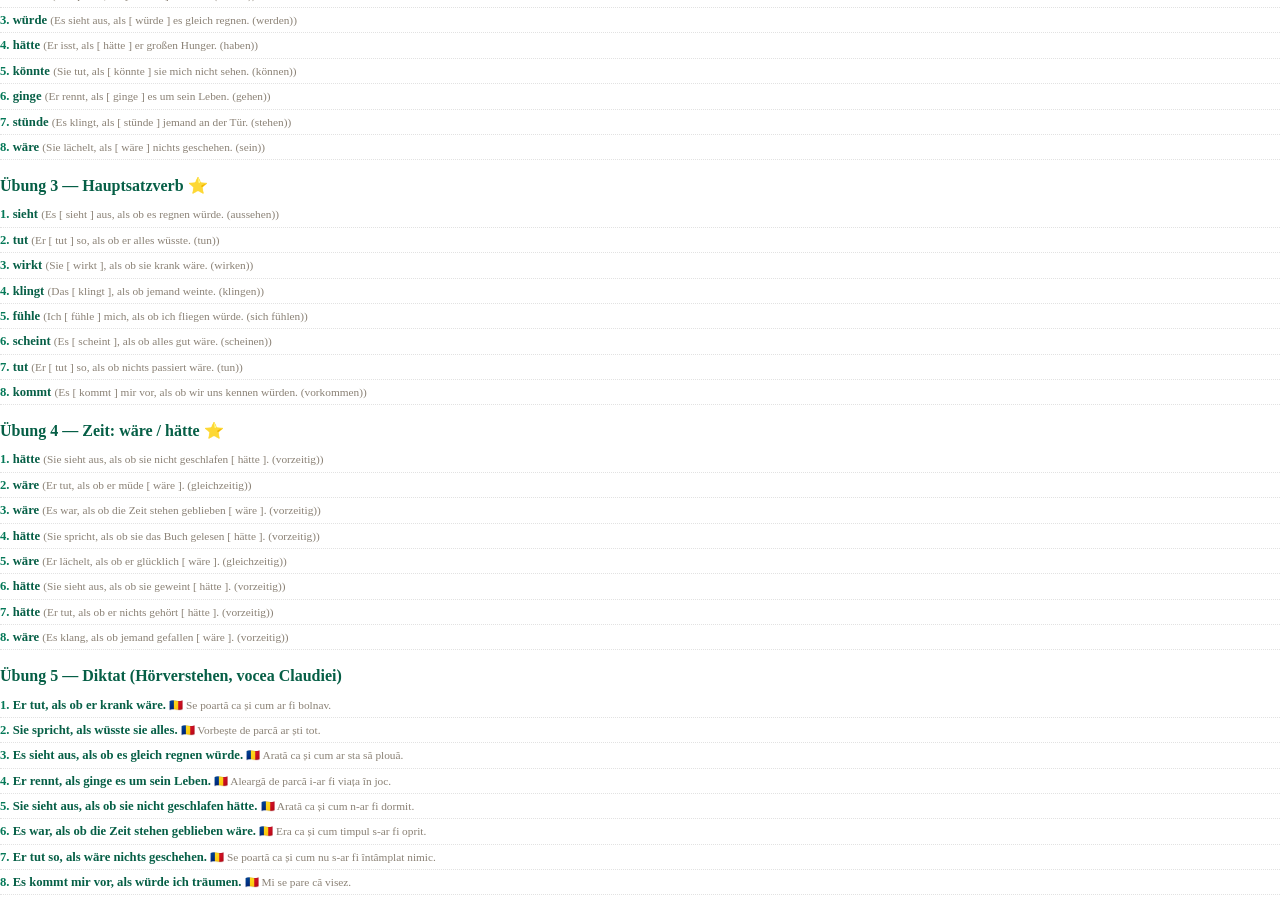
<file: pdf.html>
<!DOCTYPE html>
<html lang="ro">
<head>
    <meta charset="UTF-8">
    <meta name="robots" content="noindex, nofollow">
    <title>Atelier B2 · als ob / als wenn (irreale Vergleiche) · Claudia Toth</title>
    <style>
        @page { size: A4; margin: 22mm 18mm 22mm 18mm;
            @bottom-center { content: "Claudia Toth · Atelier B2 · als ob / als wenn (irreale Vergleiche) · © 2026 — Toate drepturile rezervate · pag. " counter(page) " / " counter(pages); font-size: 8.5pt; color: #047857; font-family: 'Georgia', 'Times New Roman', serif; }
        }
        @page :first { margin: 0; @bottom-center { content: ""; } }
        * { box-sizing: border-box; margin: 0; padding: 0; }
        body { font-family: 'Georgia', 'Times New Roman', serif; color: #1F1B16; line-height: 1.45; font-size: 10.5pt; -webkit-print-color-adjust: exact; print-color-adjust: exact; }
        .cover { width: 100%; min-height: 100vh; padding: 80px 60px 60px; text-align: center; display: flex; flex-direction: column; align-items: center; justify-content: flex-start; page-break-after: always; }
        .cover-symbol { font-size: 90pt; color: #047857; line-height: 1; margin: 30px 0 15px; font-family: 'Segoe UI Emoji', 'Segoe UI', sans-serif; }
        .cover-divider { width: 140px; height: 3px; background: #047857; margin: 20px 0; border: none; }
        .cover-title { font-size: 30pt; color: #065f46; font-weight: bold; margin: 14px 0 18px; font-family: 'Georgia', serif; }
        .cover-subtitle { font-size: 13pt; color: #5A5147; font-style: italic; margin-bottom: 8px; }
        .cover-level { font-size: 12pt; color: #047857; font-weight: bold; margin-bottom: 60px; }
        .cover-author { font-size: 20pt; color: #065f46; font-weight: bold; margin-bottom: 8px; }
        .cover-series { font-size: 10pt; color: #5A5147; margin-bottom: 80px; }
        .cover-copyright { margin-top: auto; font-size: 10pt; color: #047857; font-weight: 600; }
        .cover-notice { font-size: 9pt; color: #8a8175; font-style: italic; margin-top: 6px; }
        .content { padding: 0; }
        h1.chapter { color: #065f46; padding: 0 0 6px 0; font-size: 17pt; margin: 14px 0 10px; border-bottom: 2px solid #047857; font-family: 'Georgia', serif; page-break-after: avoid; }
        h2.sub-chapter { color: #065f46; font-size: 13pt; margin: 14px 0 6px; padding-bottom: 2px; border-bottom: 1px solid #d1fae5; font-family: 'Georgia', serif; page-break-after: avoid; }
        p { margin-bottom: 6px; }
        strong { color: #065f46; }
        em { color: #433d35; font-style: italic; }
        ul, ol { margin: 4px 0 8px 22px; }
        li { margin-bottom: 2px; }
        .theory-box { background: transparent; border-left: 3px solid #047857; padding: 6px 12px; margin: 8px 0; page-break-inside: avoid; }
        .theory-box h4 { color: #065f46; font-size: 10.5pt; margin-bottom: 4px; }
        .info-box { border-left-color: #D4A574; }
        .warn-box { border-left-color: #D4A574; }
        .example-box { border-left: 2px dashed #047857; padding: 4px 12px; margin: 4px 0; page-break-inside: avoid; }
        .example-box .de { color: #065f46; font-weight: 600; }
        .example-box .ro { color: #5A5147; font-style: italic; font-size: 9.5pt; margin-top: 1px; }
        table { width: 100%; border-collapse: collapse; margin: 6px 0 10px; font-size: 10pt; page-break-inside: avoid; }
        table thead { background: transparent; }
        table th { padding: 5px 8px; text-align: left; font-weight: bold; color: #065f46; border-bottom: 2px solid #047857; }
        table td { padding: 4px 8px; border-bottom: 1px solid #d1fae5; vertical-align: top; }
        td.verb { color: #047857; font-weight: bold; }
        td.ro-text { color: #5A5147; font-style: italic; }
        .ro-translation { display: block; color: #5A5147; font-style: italic; font-size: 9pt; margin-top: 1px; }
        .andreea-note { border-left: 3px solid #D4A574; padding: 6px 12px; margin: 8px 0; page-break-inside: avoid; font-style: italic; color: #5A5147; display: flex; gap: 10px; align-items: flex-start; }
        .andreea-note .speaker { font-weight: bold; font-style: normal; color: #065f46; margin-bottom: 2px; }
        .andreea-note-avatar { width: 32px; height: 32px; border-radius: 50%; object-fit: cover; flex-shrink: 0; border: 1.5px solid #D4A574; }
        .andreea-note-content { display: block; flex: 1; }
        .dialog-avatar { width: 28px; height: 28px; border-radius: 50%; object-fit: cover; border: 1.5px solid #047857; vertical-align: middle; margin-right: 6px; }
        .cast-banner { border-left: 3px solid #047857; padding: 8px 14px; margin: 10px 0 16px; page-break-inside: avoid; }
        .cast-banner h4 { color: #065f46; font-size: 11pt; margin-bottom: 8px; }
        .cast-grid { display: grid; grid-template-columns: repeat(6, 1fr); gap: 8px; }
        .cast-card { text-align: center; font-size: 8.5pt; page-break-inside: avoid; }
        .cast-card img { width: 50px; height: 50px; border-radius: 50%; object-fit: cover; display: block; margin: 0 auto 4px; border: 2px solid #047857; }
        .cast-card .name { color: #065f46; font-weight: bold; font-size: 9pt; display: block; }
        .cast-card .detail { color: #5A5147; font-style: italic; font-size: 7.5pt; display: block; }
        .ex-block { margin-bottom: 14px; page-break-inside: avoid; }
        .ex-block h3 { color: #065f46; font-size: 12pt; margin-bottom: 5px; }
        .ex-block .instruction { border-left: 3px solid #D4A574; padding: 4px 12px; margin-bottom: 6px; font-size: 9.5pt; color: #5A5147; font-style: italic; }
        .rezolvare-banner { display: inline-block; background: #047857; color: white; padding: 2px 10px; border-radius: 3px; font-size: 9pt; font-weight: bold; margin: 4px 0; -webkit-print-color-adjust: exact; print-color-adjust: exact; }
        .ex-item { display: flex; gap: 8px; margin-bottom: 5px; align-items: flex-start; }
        .ex-num { color: #047857; font-weight: bold; font-size: 10pt; flex-shrink: 0; min-width: 18px; }
        .ex-num::after { content: "."; }
        .ex-body { flex: 1; }
        .ex-q { margin-bottom: 2px; }
        .ex-a { color: #047857; font-weight: bold; font-size: 10pt; margin-top: 2px; }
        .ex-a::before { content: "✓ Rezolvare: "; color: #065f46; }
        .ex-explanation { color: #5A5147; font-size: 9pt; font-style: italic; margin-top: 1px; }
        .options { margin-left: 14px; color: #433d35; font-size: 9.5pt; }
        .options .right { color: #047857; font-weight: bold; }
        /* ===== TV1 — exerciții goale + soluții la final ===== */
        .ex-intro { font-style: italic; color: #5A5147; font-size: 9.5pt; margin-bottom: 10px; padding: 6px 12px; border-left: 3px solid #D4A574; background: #FBF7EF; }
        .fill-blank { display: inline-block; min-width: 120px; border-bottom: 1.2px solid #999; }
        .fill-blank.fill-sm { min-width: 44px; }
        .ex-opts { margin-top: 3px; }
        .opt-line { font-size: 9.5pt; margin: 1px 0 1px 6px; color: #433d35; }
        .write-line { border-bottom: 1.2px solid #bbb; height: 16px; margin-top: 5px; }
        .match-table td { padding: 5px 8px; }
        .sol-item { font-size: 9.5pt; padding: 3px 0; border-bottom: 1px dotted #e2e2e2; }
        .sol-num { color: #047857; font-weight: bold; }
        .sol-item strong { color: #065f46; }
        .sol-expl { color: #5A5147; font-style: italic; font-size: 9pt; }
        .sol-ctx { color: #8a8175; font-size: 8.5pt; }
        .flashcards-grid { columns: 2; column-gap: 22px; margin-top: 8px; }
        .fc-row { break-inside: avoid; padding: 2px 0; border-bottom: 1px dotted #d1fae5; font-size: 10pt; }
        .fc-row .de { color: #047857; font-weight: bold; }
        .fc-row .ro { color: #5A5147; font-style: italic; margin-left: 6px; }
        .verb-card { border-top: 2px solid #047857; padding: 10px 0 8px 0; margin-bottom: 12px; page-break-inside: avoid; }
        .verb-card .vh { display: flex; align-items: baseline; flex-wrap: wrap; gap: 6px; margin-bottom: 6px; }
        .verb-card .vh .name { font-size: 13pt; color: #065f46; font-weight: bold; }
        .verb-card .vh .ro { color: #5A5147; font-style: italic; font-size: 11pt; }
        .verb-card .vh .badge { display: inline-block; padding: 1px 7px; border-radius: 3px; font-size: 8.5pt; color: white; font-weight: bold; -webkit-print-color-adjust: exact; print-color-adjust: exact; }
        .verb-card .vh .badge.strong { background: #dc2626; }
        .verb-card .vh .badge.weak { background: #047857; }
        .verb-card .vh .badge.aux { background: #7c3aed; }
        .verb-card .vh .badge.sein { background: #2563eb; }
        .verb-card .vh .badge.haben { background: #047857; }
        .verb-card .vh .badge.modal { background: #0891b2; }
        .verb-card .partizip-box { border-left: 3px solid #7c2d12; padding: 4px 10px; margin-top: 4px; font-size: 10pt; }
        .verb-card .partizip-box .de { color: #7c2d12; font-weight: 600; }
        .verb-card .partizip-box .ro { color: #5A5147; font-style: italic; font-size: 9.5pt; }
        .verb-card h5 { color: #065f46; margin: 6px 0 2px; font-size: 10.5pt; }
        .verb-card .perfekt-box { border-left: 3px solid #047857; padding: 4px 10px; margin-top: 2px; font-size: 10pt; }
        .verb-card .perfekt-box .de { color: #065f46; font-weight: 600; }
        .verb-card .perfekt-box .ro { color: #5A5147; font-style: italic; font-size: 9.5pt; }
        .verb-card .note { font-size: 9.5pt; color: #433d35; padding: 4px 10px; border-left: 3px solid #D4A574; margin-top: 6px; font-style: italic; }
        .new-section { page-break-before: always; }

        /* ===== Bildwörter (print) ===== */
        .cover-logo { width: 270px; max-width: 72%; height: auto; margin: 30px 0 15px; }
        .g-m { color: #2563eb; font-weight: bold; }
        .g-f { color: #dc2626; font-weight: bold; }
        .g-n { color: #16a34a; font-weight: bold; }
        .g-pl { color: #d97706; font-weight: bold; }
        .abc-details { margin: 6px 0 12px; }
        .abc-details summary { font-weight: bold; color: #065f46; font-size: 12pt; margin-bottom: 6px; list-style: none; }
        .abc-details summary .ab-arrow { display: none; }
        .abc-legend { display: flex; gap: 14px; justify-content: center; flex-wrap: wrap; font-weight: bold; font-size: 9pt; margin: 6px 0 8px; }
        .abc-legend .dot { width: 10px; height: 10px; border-radius: 50%; display: inline-block; margin-right: 4px; }
        .abc-sub { color: #065f46; font-weight: bold; font-size: 10pt; margin: 10px 0 6px; border-bottom: 1px solid #d1fae5; padding-bottom: 3px; }
        .abc-grid { display: grid; grid-template-columns: repeat(6, 1fr); gap: 8px; margin: 4px 0; page-break-inside: avoid; }
        .abc-card { border: 1px solid #d1fae5; border-radius: 8px; padding: 6px 2px; text-align: center; page-break-inside: avoid; }
        .abc-circle { width: 46px; height: 46px; margin: 0 auto 4px; border-radius: 50%; border: 2.5px solid #D4A574; display: flex; align-items: center; justify-content: center; }
        .abc-circle img { width: 34px; height: 34px; }
        .abc-card .ab-word { font-size: 8pt; font-weight: 600; }
    </style>
</head>
<body>

<div class="cover">
    <img src="images/logo.png" class="cover-logo" alt="Claudia Toth — Curs autorizat de limba germană">
    <hr class="cover-divider">
    <h1 class="cover-title">als ob / als wenn</h1>
    <hr class="cover-divider">
    <p class="cover-subtitle">Atelier B2 — comparația ireală „ca și cum": als ob / als wenn + Konjunktiv II · als + inversiune · simultan vs anterior</p>
    <p class="cover-level">Nivel B2 — Annettes Deutschkurs</p>
    <p class="cover-author">Claudia Toth</p>
    <p class="cover-series">Atelier B2 · irreale Vergleiche</p>
    <div class="cover-copyright">© 2026 Claudia Toth · Toate drepturile rezervate</div>
    <p class="cover-notice">All rights reserved · Reproducerea fără acord scris este interzisă.</p>
</div>

<div id="pdf-content"></div>

<script src="theory.js"></script>
<script src="exercises.js"></script>
<script src="flashcards.js"></script>
<script src="verbs.js"></script>
<script src="pdf-builder.js"></script>

</body>
</html>
</file>
<file: styles.css>
/* ============================================
   CLAUDIA TOTH - NOMEN-VERB-VERBINDUNGEN
   Design verde profesional · Mobile responsive
   ============================================ */

* {
    margin: 0;
    padding: 0;
    box-sizing: border-box;
}

body {
    font-family: 'Segoe UI', Tahoma, Geneva, Verdana, sans-serif;
    background: #FAF6EE;
    line-height: 1.6;
    padding: 0;
    padding-top: 80px;
    min-height: 100vh;
    color: #1F1B16;
}

/* ============================================
   NAVIGATION BAR
   ============================================ */
.navbar {
    position: fixed;
    top: 0;
    left: 0;
    right: 0;
    background: linear-gradient(135deg, #10b981 0%, #059669 100%);
    padding: 15px 30px;
    box-shadow: 0 4px 20px rgba(0,0,0,0.3);
    z-index: 1000;
    display: flex;
    flex-direction: column;
    gap: 15px;
    align-items: center;
    justify-content: center;
}

.navbar-logo {
    color: white;
    font-size: 1.3rem;
    font-weight: bold;
    text-decoration: none;
}

.navbar-menu {
    display: flex;
    gap: 5px;
    list-style: none;
    align-items: center;
    flex-wrap: wrap;
    justify-content: center;
}

.navbar-menu a {
    color: white;
    text-decoration: none;
    padding: 10px 18px;
    border-radius: 8px;
    transition: all 0.3s;
    font-size: 0.95rem;
    font-weight: 500;
}

.navbar-menu a:hover {
    background: rgba(255,255,255,0.2);
    transform: translateY(-2px);
}

/* ============================================
   CONTAINER PRINCIPAL
   ============================================ */
.container {
    max-width: 1100px;
    margin: 20px auto;
    background: #FBF7EF;
    border-radius: 20px;
    box-shadow: 0 20px 60px rgba(0,0,0,0.3);
    overflow: hidden;
}

.header {
    background: linear-gradient(135deg, #10b981 0%, #059669 100%);
    color: white;
    padding: 40px 30px;
    text-align: center;
}

.header h1 {
    font-size: 2.3rem;
    margin-bottom: 10px;
}

.header .subtitle {
    font-size: 1.1rem;
    opacity: 0.95;
    margin-bottom: 5px;
}

.header p {
    font-size: 1rem;
    opacity: 0.9;
}

.content {
    padding: 30px;
}

/* ============================================
   SECȚIUNI (Teorie + Exerciții)
   ============================================ */
.section {
    margin-bottom: 20px;
    scroll-margin-top: 100px;
    border-radius: 12px;
    overflow: hidden;
    border: 2px solid #d1fae5;
}

.section-header {
    background: linear-gradient(135deg, #10b981 0%, #059669 100%);
    color: white;
    padding: 18px 25px;
    cursor: pointer;
    display: flex;
    justify-content: space-between;
    align-items: center;
    transition: all 0.3s;
}

.section-header:hover {
    background: linear-gradient(135deg, #059669 0%, #047857 100%);
}

.section-header h3 {
    font-size: 1.2rem;
}

.arrow {
    transition: transform 0.3s;
    font-size: 1rem;
}

.arrow.rotated {
    transform: rotate(180deg);
}

.section-content {
    display: none;
    padding: 25px;
    background: #FBF7EF;
}

.section-content.active {
    display: block;
    animation: fadeIn 0.4s ease-in-out;
}

@keyframes fadeIn {
    from { opacity: 0; transform: translateY(-5px); }
    to { opacity: 1; transform: translateY(0); }
}

/* ============================================
   SUB-SECȚIUNI (în Teorie)
   ============================================ */
.sub-section {
    margin-bottom: 12px;
    border-radius: 10px;
    overflow: hidden;
    border: 1px solid #a7f3d0;
    background: white;
}

.sub-section-header {
    background: #d1fae5;
    color: #065f46;
    padding: 12px 18px;
    cursor: pointer;
    display: flex;
    justify-content: space-between;
    align-items: center;
    font-weight: 600;
    transition: background 0.3s;
    gap: 10px;
}

.sub-section-header > span:first-child {
    flex: 1;
}

.sub-section-header:hover {
    background: #a7f3d0;
}

/* ============================================
   AUDIO PLAYER (Play / Stop la fiecare subtitlu)
   ============================================ */
.audio-player {
    display: flex;
    align-items: center;
}

.audio-btn {
    background: #10b981;
    color: white;
    border: none;
    width: 36px;
    height: 36px;
    border-radius: 50%;
    cursor: pointer;
    font-size: 0.9rem;
    transition: all 0.3s;
    display: flex;
    align-items: center;
    justify-content: center;
    padding: 0;
    box-shadow: 0 2px 6px rgba(16, 185, 129, 0.3);
}

.audio-btn:hover {
    background: #059669;
    transform: scale(1.1);
    box-shadow: 0 4px 10px rgba(16, 185, 129, 0.5);
}

.audio-btn:active {
    transform: scale(0.95);
}

.lesson-audio {
    display: flex;
    align-items: center;
    gap: 12px;
    margin-bottom: 18px;
    padding: 10px 14px;
    background: #FBF7EF;
    border-left: 4px solid #10b981;
    border-radius: 6px;
}

.lesson-audio-label {
    color: #065f46;
    font-weight: 600;
    font-size: 0.95rem;
}

.sub-arrow {
    transition: transform 0.3s;
}

.sub-arrow.rotated {
    transform: rotate(180deg);
}

.sub-section-content {
    display: none;
    padding: 18px;
    background: white;
}

.sub-section-content.active {
    display: block;
}

/* ============================================
   THEORY BOX
   ============================================ */
.theory-box {
    background: white;
    border-left: 4px solid #10b981;
    padding: 18px 22px;
    margin: 12px 0;
    border-radius: 8px;
    box-shadow: 0 2px 8px rgba(0,0,0,0.05);
}

.theory-box h4 {
    color: #065f46;
    margin-bottom: 10px;
    font-size: 1.1rem;
}

.theory-box p {
    margin-bottom: 8px;
}

.theory-box ul {
    margin-left: 20px;
    margin-top: 8px;
}

.theory-box li {
    margin-bottom: 6px;
}

/* Exemple în context */
.example-box {
    background: #ecfdf5;
    border: 1px dashed #10b981;
    padding: 12px 16px;
    border-radius: 8px;
    margin: 10px 0;
    font-style: italic;
}

.example-box .de {
    color: #065f46;
    font-weight: 600;
    font-style: normal;
}

.example-box .ro {
    color: #5A5147;
    font-size: 0.95rem;
    margin-top: 4px;
}

/* Tabele teorie */
.theory-table {
    width: 100%;
    border-collapse: collapse;
    margin: 12px 0;
    background: white;
    border-radius: 8px;
    overflow: hidden;
    box-shadow: 0 2px 6px rgba(0,0,0,0.05);
}

.theory-table th {
    background: #10b981;
    color: white;
    padding: 12px;
    text-align: left;
    font-weight: 600;
}

.theory-table td {
    padding: 10px 12px;
    border-bottom: 1px solid #d1fae5;
}

.theory-table tr:last-child td {
    border-bottom: none;
}

.theory-table tr:nth-child(even) {
    background: #FBF7EF;
}

.theory-table .verb {
    color: #059669;
    font-weight: bold;
}

.theory-table .nomen {
    color: #065f46;
    font-weight: 600;
}

.theory-table .ro-text {
    color: #5A5147;
    font-style: italic;
    font-size: 0.95rem;
}

/* ============================================
   EXERCIȚII
   ============================================ */
.exercise-instruction {
    background: #F5F0E8;
    border-left: 4px solid #D4A574;
    padding: 12px 18px;
    margin-bottom: 18px;
    border-radius: 8px;
    color: #5A5147;
}

.exercise-item {
    background: white;
    padding: 15px 18px;
    margin-bottom: 12px;
    border-radius: 10px;
    display: flex;
    align-items: flex-start;
    gap: 12px;
    flex-wrap: wrap;
    box-shadow: 0 2px 6px rgba(0,0,0,0.05);
}

.exercise-number {
    background: #10b981;
    color: white;
    width: 30px;
    height: 30px;
    border-radius: 50%;
    display: flex;
    align-items: center;
    justify-content: center;
    font-weight: bold;
    flex-shrink: 0;
    font-size: 0.9rem;
}

.input-group {
    flex: 1;
    min-width: 200px;
    display: flex;
    flex-direction: column;
    gap: 6px;
}

.input-group label {
    color: #1F1B16;
    font-size: 1rem;
    line-height: 1.5;
}

.input-group .nomen-highlight {
    color: #065f46;
    font-weight: bold;
    background: #d1fae5;
    padding: 2px 8px;
    border-radius: 5px;
}

.input-group input[type="text"],
.input-group select {
    padding: 10px 14px;
    border: 2px solid #d1fae5;
    border-radius: 8px;
    font-size: 1rem;
    font-family: inherit;
    transition: all 0.3s;
    background: white;
}

.input-group input[type="text"]:focus,
.input-group select:focus {
    outline: none;
    border-color: #10b981;
    box-shadow: 0 0 0 3px rgba(16, 185, 129, 0.15);
}

/* Multiple choice */
.mc-options {
    display: flex;
    flex-direction: column;
    gap: 8px;
    margin-top: 8px;
}

.mc-option {
    display: flex;
    align-items: center;
    gap: 10px;
    padding: 8px 12px;
    border-radius: 8px;
    transition: background 0.2s;
    cursor: pointer;
}

.mc-option:hover {
    background: #FBF7EF;
}

.mc-option input[type="radio"] {
    cursor: pointer;
    width: 18px;
    height: 18px;
    accent-color: #10b981;
}

.mc-option label {
    cursor: pointer;
    flex: 1;
}

/* Feedback */
.feedback {
    width: 100%;
    margin-top: 8px;
    padding: 0;
    font-size: 0.95rem;
    border-radius: 6px;
    transition: all 0.3s;
}

.feedback.correct {
    background: #d1fae5;
    color: #065f46;
    padding: 10px 14px;
    border-left: 3px solid #10b981;
}

.feedback.incorrect {
    background: #fee2e2;
    color: #991b1b;
    padding: 10px 14px;
    border-left: 3px solid #ef4444;
}

.feedback.correct::before {
    content: "✓ Richtig! ";
    font-weight: bold;
}

.feedback.incorrect::before {
    content: "✗ Falsch. ";
    font-weight: bold;
}

/* ============================================
   BUTOANE
   ============================================ */
.btn-container {
    display: flex;
    gap: 15px;
    justify-content: center;
    margin: 30px 0;
    flex-wrap: wrap;
}

.btn {
    padding: 14px 32px;
    border: none;
    border-radius: 10px;
    font-size: 1rem;
    font-weight: 600;
    cursor: pointer;
    transition: all 0.3s;
    font-family: inherit;
}

.btn-check {
    background: linear-gradient(135deg, #10b981 0%, #059669 100%);
    color: white;
}

.btn-check:hover {
    transform: translateY(-2px);
    box-shadow: 0 8px 20px rgba(16, 185, 129, 0.4);
}

.btn-reset {
    background: #5A5147;
    color: white;
}

.btn-reset:hover {
    background: #433d35;
    transform: translateY(-2px);
    box-shadow: 0 8px 20px rgba(107, 114, 128, 0.4);
}

/* ============================================
   SCOR
   ============================================ */
.score {
    display: none;
    background: linear-gradient(135deg, #10b981 0%, #059669 100%);
    color: white;
    padding: 25px;
    border-radius: 12px;
    text-align: center;
    margin: 20px 0;
    scroll-margin-top: 100px;
}

.score.show {
    display: block;
    animation: fadeIn 0.5s;
}

.score-value {
    font-size: 2rem;
    font-weight: bold;
    margin-bottom: 10px;
}

.score-message {
    font-size: 1.1rem;
}

/* ============================================
   FLASHCARDS
   ============================================ */
.flashcard-counter {
    text-align: center;
    margin-bottom: 15px;
    color: #065f46;
    font-weight: 600;
}

.flashcard {
    background: white;
    border-radius: 16px;
    padding: 50px 30px;
    min-height: 220px;
    display: flex;
    align-items: center;
    justify-content: center;
    text-align: center;
    cursor: pointer;
    box-shadow: 0 4px 15px rgba(0,0,0,0.1);
    transition: transform 0.3s;
    position: relative;
    border: 3px solid #10b981;
}

.flashcard:hover {
    transform: scale(1.02);
}

.flashcard-content {
    width: 100%;
}

.flashcard .de {
    font-size: 1.8rem;
    color: #065f46;
    font-weight: bold;
    margin-bottom: 10px;
}

.flashcard .ro {
    font-size: 1.2rem;
    color: #5A5147;
    font-style: italic;
    display: none;
}

.flashcard.flipped .ro {
    display: block;
    animation: fadeIn 0.3s;
}

.flashcard-hint {
    position: absolute;
    bottom: 12px;
    left: 0;
    right: 0;
    color: #8a8175;
    font-size: 0.85rem;
}

.flashcard-audio-btn {
    position: absolute;
    top: 15px;
    right: 15px;
    background: #10b981;
    color: white;
    border: none;
    width: 40px;
    height: 40px;
    border-radius: 50%;
    font-size: 1.2rem;
    cursor: pointer;
    transition: all 0.3s;
    display: flex;
    align-items: center;
    justify-content: center;
}

.flashcard-audio-btn:hover {
    background: #059669;
    transform: scale(1.1);
}

.flashcard-controls {
    display: flex;
    justify-content: space-between;
    gap: 15px;
    margin-top: 20px;
}

.flashcard-btn {
    flex: 1;
    background: linear-gradient(135deg, #10b981 0%, #059669 100%);
    color: white;
    padding: 12px;
    border: none;
    border-radius: 8px;
    cursor: pointer;
    font-size: 1rem;
    font-weight: 600;
    transition: all 0.3s;
    font-family: inherit;
}

.flashcard-btn:hover {
    transform: translateY(-2px);
    box-shadow: 0 4px 12px rgba(16, 185, 129, 0.4);
}

.flashcard-btn:disabled {
    background: #d1d5db;
    cursor: not-allowed;
    transform: none;
    box-shadow: none;
}

/* ============================================
   MOBILE RESPONSIVE
   ============================================ */
@media (max-width: 768px) {
    body {
        padding: 0;
        padding-top: 140px;
    }

    .navbar {
        padding: 15px;
    }

    .navbar-menu a {
        padding: 8px 12px;
        font-size: 0.85rem;
    }

    .container {
        margin: 10px;
        border-radius: 12px;
    }

    .header h1 {
        font-size: 1.6rem;
    }

    .header .subtitle {
        font-size: 0.95rem;
    }

    .content {
        padding: 15px;
    }

    .section-header h3 {
        font-size: 1rem;
    }

    .exercise-item {
        padding: 12px;
    }

    .input-group {
        min-width: 100%;
    }

    .btn {
        padding: 12px 24px;
        font-size: 0.95rem;
    }

    .flashcard {
        padding: 35px 20px;
        min-height: 180px;
    }

    .flashcard .de {
        font-size: 1.4rem;
    }

    .flashcard .ro {
        font-size: 1rem;
    }

    .theory-table,
    .grammar-table {
        font-size: 0.9rem;
        display: block;
        overflow-x: auto;
        white-space: nowrap;
        -webkit-overflow-scrolling: touch;
        max-width: 100%;
        scrollbar-width: thin;
        scrollbar-color: #D4A574 #F5F0E8;
        background-image: linear-gradient(to right, transparent calc(100% - 32px), rgba(212, 165, 116, 0.28) 100%);
        background-attachment: local;
        background-repeat: no-repeat;
    }

    .theory-table::-webkit-scrollbar,
    .grammar-table::-webkit-scrollbar {
        height: 6px;
    }
    .theory-table::-webkit-scrollbar-track,
    .grammar-table::-webkit-scrollbar-track {
        background: #F5F0E8;
        border-radius: 3px;
    }
    .theory-table::-webkit-scrollbar-thumb,
    .grammar-table::-webkit-scrollbar-thumb {
        background: #D4A574;
        border-radius: 3px;
    }

    .theory-table::before,
    .grammar-table::before {
        content: '👈 Glisează lateral pentru toate coloanele 👉';
        display: block;
        background: #F5F0E8;
        color: #5A5147;
        padding: 6px 10px;
        font-size: 0.72rem;
        text-align: center;
        font-style: italic;
        border-radius: 6px 6px 0 0;
        white-space: nowrap;
        border-bottom: 1px solid #D4A574;
        position: sticky;
        left: 0;
    }

    .theory-table th,
    .theory-table td,
    .grammar-table th,
    .grammar-table td {
        padding: 8px;
    }
}

/* ============================================
   TRADUCERI ROMÂNĂ sub fiecare propoziție germană
   Permanent vizibile sub tabelele de teorie
   ============================================ */
.ro-translation {
    display: inline-block;
    color: #5A5147;
    font-style: italic;
    font-size: 0.88rem;
    font-weight: normal;
    line-height: 1.4;
    margin-top: 4px;
    padding-left: 8px;
    border-left: 2px solid #D4A574;
}

/* ============================================
   TEST FINAL - Wizard Style
   ============================================ */

/* Intro section */
.test-intro {
    background: white;
    padding: 30px;
    border-radius: 12px;
    text-align: center;
    box-shadow: 0 2px 8px rgba(0,0,0,0.05);
}

.test-intro h3 {
    color: #065f46;
    font-size: 1.5rem;
    margin-bottom: 15px;
}

.test-intro p {
    color: #1F1B16;
    margin-bottom: 15px;
}

.test-info-list {
    list-style: none;
    padding: 0;
    margin: 20px auto;
    max-width: 500px;
    text-align: left;
}

.test-info-list li {
    padding: 8px 0;
    color: #1F1B16;
}

.btn-large {
    padding: 16px 40px !important;
    font-size: 1.1rem !important;
    margin-top: 15px;
}

/* Wizard - container principal */
.test-wizard {
    background: white;
    padding: 30px;
    border-radius: 12px;
    box-shadow: 0 2px 8px rgba(0,0,0,0.05);
}

/* Progress bar */
.test-progress {
    margin-bottom: 25px;
}

.test-progress-info {
    display: flex;
    justify-content: space-between;
    margin-bottom: 10px;
    font-weight: 600;
    color: #065f46;
    flex-wrap: wrap;
    gap: 10px;
}

.test-progress-bar {
    height: 12px;
    background: #d1fae5;
    border-radius: 6px;
    overflow: hidden;
}

.test-progress-fill {
    height: 100%;
    background: linear-gradient(90deg, #10b981 0%, #059669 100%);
    transition: width 0.4s ease;
    border-radius: 6px;
    box-shadow: 0 0 8px rgba(16, 185, 129, 0.4);
}

/* Întrebarea curentă */
.test-question {
    background: #FBF7EF;
    padding: 25px;
    border-radius: 10px;
    margin-bottom: 20px;
    border: 2px solid #d1fae5;
}

.test-question-label {
    color: #065f46;
    font-weight: 600;
    font-size: 1.05rem;
    margin-bottom: 15px;
}

.test-question-content {
    font-size: 1.15rem;
    color: #1F1B16;
    line-height: 1.8;
    margin-bottom: 12px;
}

.test-blank {
    background: #F5F0E8;
    padding: 4px 16px;
    border-radius: 6px;
    border: 2px dashed #D4A574;
    color: #5A5147;
    font-weight: bold;
    margin-right: 8px;
}

.test-translation {
    display: block;
    color: #5A5147;
    font-style: italic;
    margin: 10px 0;
    font-size: 0.95rem;
}

.test-ro-text {
    background: #F5F0E8;
    padding: 15px;
    border-radius: 8px;
    border-left: 4px solid #D4A574;
    color: #5A5147;
    font-weight: 500;
}

.test-input {
    width: 100%;
    padding: 12px 16px;
    border: 2px solid #d1fae5;
    border-radius: 8px;
    font-size: 1.05rem;
    font-family: inherit;
    transition: all 0.3s;
    background: white;
    margin-top: 10px;
}

.test-input:focus {
    outline: none;
    border-color: #10b981;
    box-shadow: 0 0 0 3px rgba(16, 185, 129, 0.15);
}

.test-mc {
    margin-top: 15px;
}

.test-mc .mc-option {
    background: white;
    padding: 12px 16px;
    border-radius: 8px;
    margin-bottom: 8px;
    border: 2px solid #d1fae5;
    transition: all 0.2s;
}

.test-mc .mc-option:hover {
    border-color: #10b981;
    background: #FBF7EF;
}

/* Controale wizard */
.test-controls {
    display: flex;
    gap: 12px;
    justify-content: space-between;
    margin-top: 25px;
    flex-wrap: wrap;
}

.btn-secondary {
    background: #5A5147;
    color: white;
}

.btn-secondary:hover {
    background: #433d35;
    transform: translateY(-2px);
    box-shadow: 0 4px 12px rgba(107, 114, 128, 0.4);
}

.btn:disabled {
    opacity: 0.5;
    cursor: not-allowed;
    transform: none !important;
    box-shadow: none !important;
}

/* Buton ÎNAPOI LA TEORIE */
.btn-back {
    background: linear-gradient(135deg, #5A5147 0%, #433d35 100%);
    color: white;
}

.btn-back:hover {
    transform: translateY(-2px);
    box-shadow: 0 8px 20px rgba(90, 81, 71, 0.4);
}

.test-back-top {
    margin-bottom: 20px;
}

/* REZULTATE */
.test-results {
    background: white;
    padding: 30px;
    border-radius: 12px;
    box-shadow: 0 2px 8px rgba(0,0,0,0.05);
}

.test-result-card {
    text-align: center;
    padding: 30px;
    border-radius: 16px;
    margin-bottom: 25px;
}

.test-result-card.passed {
    background: linear-gradient(135deg, #10b981 0%, #059669 100%);
    color: white;
}

.test-result-card.failed {
    background: linear-gradient(135deg, #ef4444 0%, #dc2626 100%);
    color: white;
}

.test-result-emoji {
    font-size: 4rem;
    margin-bottom: 10px;
}

.test-result-badge {
    font-size: 1.3rem;
    font-weight: bold;
    letter-spacing: 2px;
    margin-bottom: 15px;
    opacity: 0.95;
}

.test-result-score {
    font-size: 3rem;
    font-weight: bold;
    margin-bottom: 5px;
}

.test-result-percentage {
    font-size: 2.5rem;
    font-weight: bold;
    margin-bottom: 20px;
    opacity: 0.9;
}

.test-result-message {
    font-size: 1rem;
    line-height: 1.6;
    max-width: 550px;
    margin: 0 auto;
    padding: 0 15px;
}

.pass-mark, .fail-mark {
    margin-top: 20px;
    padding: 12px;
    background: rgba(255,255,255,0.2);
    border-radius: 8px;
    font-weight: 600;
    font-size: 0.95rem;
}

/* Stats categorii */
.test-stats {
    background: #FBF7EF;
    padding: 20px;
    border-radius: 10px;
    margin-bottom: 20px;
    border-left: 4px solid #10b981;
}

.test-stats h4 {
    color: #065f46;
    margin-bottom: 12px;
}

.test-stats ul {
    list-style: none;
    padding: 0;
}

.test-stats li {
    padding: 8px 0;
    border-bottom: 1px solid #d1fae5;
    color: #1F1B16;
}

.test-stats li:last-child {
    border-bottom: none;
}

/* Greșeli */
.test-mistakes {
    background: #fef2f2;
    padding: 20px;
    border-radius: 10px;
    margin-bottom: 20px;
    border-left: 4px solid #ef4444;
}

.test-mistakes h4 {
    color: #991b1b;
    margin-bottom: 15px;
}

.mistake-item {
    background: white;
    padding: 12px 15px;
    border-radius: 8px;
    margin-bottom: 10px;
    line-height: 1.6;
}

/* Acțiuni finale */
.test-final-actions {
    display: flex;
    gap: 15px;
    justify-content: center;
    flex-wrap: wrap;
    margin-top: 25px;
}

/* Mobile responsive pentru test */
@media (max-width: 768px) {
    .test-intro,
    .test-wizard,
    .test-results {
        padding: 20px 15px;
    }
    
    .test-question {
        padding: 18px 15px;
    }
    
    .test-question-content {
        font-size: 1rem;
    }
    
    .test-result-emoji {
        font-size: 3rem;
    }
    
    .test-result-score {
        font-size: 2.2rem;
    }
    
    .test-result-percentage {
        font-size: 1.8rem;
    }
    
    .test-controls {
        flex-direction: column;
    }

    .test-controls .btn {
        width: 100%;
    }
}

/* ============================================
   EX1 - CLICK-MATCH (DE ↔ RO)
   ============================================ */
.dm-board {
    display: grid;
    grid-template-columns: 1fr 1fr;
    gap: 18px;
    margin: 15px 0;
}

.dm-col {
    background: white;
    padding: 14px;
    border-radius: 10px;
    box-shadow: 0 2px 6px rgba(0,0,0,0.05);
    display: flex;
    flex-direction: column;
    gap: 8px;
}

.dm-col-title {
    color: #065f46;
    font-weight: bold;
    margin-bottom: 6px;
    text-align: center;
    font-size: 1rem;
    padding-bottom: 8px;
    border-bottom: 2px solid #d1fae5;
}

.dm-tile {
    padding: 10px 14px;
    background: #FBF7EF;
    border: 2px solid #d1fae5;
    border-radius: 8px;
    cursor: pointer;
    transition: all 0.2s;
    font-weight: 500;
    color: #065f46;
    text-align: center;
}

.dm-tile:hover {
    background: #d1fae5;
    border-color: #10b981;
    transform: translateY(-1px);
}

.dm-tile.dm-selected {
    background: #F5F0E8;
    border-color: #D4A574;
    color: #5A5147;
}

.dm-tile.dm-correct {
    background: #d1fae5;
    border-color: #10b981;
    color: #065f46;
    cursor: default;
    opacity: 0.7;
}

.dm-tile.dm-wrong {
    background: #fee2e2;
    border-color: #ef4444;
    color: #991b1b;
    animation: shake 0.4s;
}

.dm-status {
    text-align: center;
    margin-top: 12px;
    padding: 10px;
    background: #F5F0E8;
    border-radius: 8px;
    color: #5A5147;
    font-weight: 600;
    border-left: 4px solid #D4A574;
}

@keyframes shake {
    0%, 100% { transform: translateX(0); }
    25% { transform: translateX(-5px); }
    75% { transform: translateX(5px); }
}

/* ============================================
   EX2 - SORT 5 COLOANE
   ============================================ */
.sort-pool {
    display: flex;
    flex-wrap: wrap;
    gap: 8px;
    padding: 14px;
    background: white;
    border: 2px dashed #10b981;
    border-radius: 10px;
    margin: 15px 0;
    min-height: 60px;
}

.sort-tile {
    padding: 8px 14px;
    background: #FBF7EF;
    border: 2px solid #d1fae5;
    border-radius: 8px;
    cursor: pointer;
    transition: all 0.2s;
    font-weight: 500;
    color: #065f46;
    user-select: none;
}

.sort-tile:hover {
    background: #d1fae5;
    border-color: #10b981;
}

.sort-tile.sort-selected {
    background: #F5F0E8;
    border-color: #D4A574;
    color: #5A5147;
}

.sort-tile.sort-wrong {
    background: #fee2e2;
    border-color: #ef4444;
    color: #991b1b;
    animation: shake 0.4s;
}

.sort-tile.sort-placed {
    background: #d1fae5;
    border-color: #10b981;
    color: #065f46;
    cursor: default;
}

.sort-cols {
    display: grid;
    grid-template-columns: repeat(5, 1fr);
    gap: 10px;
    margin-top: 12px;
}

.sort-col {
    background: white;
    border: 2px solid #d1fae5;
    border-radius: 10px;
    padding: 10px;
    cursor: pointer;
    min-height: 140px;
    transition: all 0.2s;
}

.sort-col:hover {
    border-color: #10b981;
    background: #FBF7EF;
}

.sort-col-title {
    text-align: center;
    font-weight: bold;
    color: white;
    background: linear-gradient(135deg, #10b981 0%, #059669 100%);
    padding: 6px 10px;
    border-radius: 6px;
    margin-bottom: 8px;
    font-size: 1rem;
}

.sort-col-body {
    display: flex;
    flex-direction: column;
    gap: 6px;
}

/* ============================================
   EX3 - SATZBAU KLAMMER (click-to-build)
   ============================================ */
.satzbau-item {
    background: white;
    padding: 15px 18px;
    margin-bottom: 12px;
    border-radius: 10px;
    display: flex;
    align-items: flex-start;
    gap: 12px;
    box-shadow: 0 2px 6px rgba(0,0,0,0.05);
}

.satzbau-answer {
    min-height: 50px;
    padding: 12px;
    background: #F5F0E8;
    border: 2px dashed #D4A574;
    border-radius: 8px;
    margin: 8px 0;
    display: flex;
    flex-wrap: wrap;
    gap: 6px;
    align-items: center;
}

.satzbau-answer-placeholder {
    color: #8a8175;
    font-style: italic;
    font-size: 0.95rem;
}

.satzbau-pool {
    display: flex;
    flex-wrap: wrap;
    gap: 8px;
    padding: 10px;
    background: #FBF7EF;
    border-radius: 8px;
    margin-top: 8px;
}

.satzbau-word {
    padding: 8px 14px;
    background: white;
    border: 2px solid #d1fae5;
    border-radius: 8px;
    cursor: pointer;
    transition: all 0.2s;
    font-weight: 500;
    color: #065f46;
    user-select: none;
}

.satzbau-word:hover {
    background: #d1fae5;
    border-color: #10b981;
    transform: translateY(-1px);
}

.satzbau-word.satzbau-used {
    background: #f3f4f6;
    color: #d1d5db;
    border-color: #e5e7eb;
    cursor: not-allowed;
    opacity: 0.5;
}

.satzbau-picked {
    padding: 6px 12px;
    background: #10b981;
    color: white;
    border-radius: 6px;
    cursor: pointer;
    font-weight: 500;
    transition: all 0.2s;
}

.satzbau-picked:hover {
    background: #ef4444;
}

/* ============================================
   EX4 - AUDIO DICTATION
   ============================================ */
.dict-play-btn {
    background: linear-gradient(135deg, #10b981 0%, #059669 100%);
    color: white;
    border: none;
    padding: 8px 16px;
    border-radius: 8px;
    cursor: pointer;
    font-weight: 600;
    font-family: inherit;
    transition: all 0.2s;
    font-size: 0.95rem;
}

.dict-play-btn:hover {
    transform: translateY(-1px);
    box-shadow: 0 4px 10px rgba(16, 185, 129, 0.4);
}

/* ============================================
   EX5 - FIND-THE-MISTAKE
   ============================================ */
.mistake-options {
    display: flex;
    flex-direction: column;
    gap: 8px;
    margin-top: 8px;
}

.mistake-opt {
    padding: 10px 14px;
    background: white;
    border: 2px solid #d1fae5;
    border-radius: 8px;
    cursor: pointer;
    transition: all 0.2s;
    color: #1F1B16;
}

.mistake-opt:hover {
    border-color: #10b981;
    background: #FBF7EF;
}

.mistake-opt.mistake-picked {
    border-color: #D4A574;
    background: #F5F0E8;
    color: #5A5147;
    font-weight: 600;
}

.mistake-opt-letter {
    font-weight: bold;
    color: #065f46;
    margin-right: 6px;
}

/* ============================================
   MOBILE pentru widgeturile interactive
   ============================================ */
@media (max-width: 768px) {
    .dm-board {
        grid-template-columns: 1fr;
        gap: 12px;
    }
    .sort-cols {
        grid-template-columns: repeat(2, 1fr);
    }
    .sort-col {
        min-height: 100px;
    }
    .satzbau-item {
        flex-direction: column;
        padding: 12px;
    }
}

/* ============================================
   PDF — footer @page + secțiuni EXPANDATE la print
   ⚠️ NU se schimbă interfața web. Doar la PRINT secțiunile colapsabile
   se deschid, ca PDF-ul să conțină MATERIA, nu doar header-ele.
   ============================================ */
@page {
    size: A4;
    margin: 18mm 14mm 22mm 14mm;
    @bottom-left { content: "ʚଓ © 2026 Claudia Toth"; font-size: 9pt; color: #065f46; }
    @bottom-right { content: "pag. " counter(page) " / " counter(pages); font-size: 9pt; color: #5A5147; }
}

@media print {
    /* Forțează TOATE secțiunile + sub-secțiunile deschise → PDF cu materia completă */
    .section-content { display: block !important; }
    .sub-section-content { display: block !important; }
    /* Ascunde decorațiunile interactive (săgeți, navbar, butoane verifică/reset) */
    .navbar { display: none !important; }
    .arrow, .sub-arrow { display: none !important; }
    .btn-container { display: none !important; }
    .section-header, .sub-section-header { cursor: default; }
    /* Păstrează culorile la print (verzi + gradient) */
    body { background: white; padding-top: 0; -webkit-print-color-adjust: exact; print-color-adjust: exact; }
    .container { box-shadow: none; margin: 0; max-width: 100%; }
    .header, .section-header { -webkit-print-color-adjust: exact; print-color-adjust: exact; }
    /* Evită break-uri inestetice în mijlocul tabelelor/cardurilor */
    .theory-box, .example-box, .theory-table, .sub-section { page-break-inside: avoid; break-inside: avoid; }
}

/* ===== CAST BANNER (personajele Annettes Deutschkurs) ===== */
.cast-banner {
    background: linear-gradient(135deg, #ecfdf5 0%, #d1fae5 100%);
    border: 2px solid #10B981;
    border-radius: 12px;
    padding: 16px;
    margin: 20px 0;
    text-align: center;
}
.cast-banner h4 {
    color: #065f46;
    margin: 0 0 12px;
    font-size: 1.1rem;
}
.cast-grid {
    display: grid;
    grid-template-columns: repeat(6, 1fr);
    gap: 8px;
    max-width: 720px;
    margin: 0 auto;
}
.cast-card {
    background: #fff;
    border-radius: 8px;
    padding: 8px 4px;
    text-align: center;
    box-shadow: 0 1px 3px rgba(0,0,0,0.06);
}
.cast-card img {
    width: 60px;
    height: 80px;
    object-fit: contain;
    display: block;
    margin: 0 auto 4px;
}
.cast-card .name {
    font-size: 0.72rem;
    font-weight: 700;
    color: #065f46;
    line-height: 1.2;
}
.cast-card .detail {
    font-size: 0.65rem;
    color: #5A5147;
    line-height: 1.2;
    margin-top: 2px;
}
@media (max-width: 768px) {
    .cast-grid { grid-template-columns: repeat(3, 1fr); }
}

/* Tabele gramatică (verb-konjugation) — padding 12-16px, white-space nowrap */
.grammar-table {
    width: 100%;
    border-collapse: collapse;
    margin: 10px 0;
    background: white;
    border-radius: 6px;
    overflow: hidden;
    box-shadow: 0 1px 4px rgba(0,0,0,0.04);
}
.grammar-table th {
    background: #d1fae5;
    color: #065f46;
    padding: 12px 16px;
    text-align: left;
    font-weight: 600;
    border-bottom: 2px solid #047857;
    white-space: nowrap;
}
.grammar-table td {
    padding: 12px 16px;
    border-bottom: 1px solid #ecfdf5;
    white-space: nowrap;
    vertical-align: middle;
}
.grammar-table tr:last-child td { border-bottom: none; }
.grammar-table tr:nth-child(even) { background: #FBF7EF; }

/* Andreea Note (caseta cu tip de la cursantă Andreea) */
.andreea-note {
    background: #F5F0E8;
    border-left: 4px solid #D4A574;
    border-radius: 0 8px 8px 0;
    padding: 12px 16px;
    margin: 14px 0;
    display: flex;
    gap: 12px;
    align-items: flex-start;
}
.andreea-note-avatar {
    width: 44px;
    height: 56px;
    object-fit: contain;
    flex-shrink: 0;
}
.andreea-note-content {
    flex: 1;
}
.andreea-note-content .speaker {
    font-weight: 700;
    color: #5A5147;
    font-size: 0.85rem;
    margin-bottom: 4px;
}
.andreea-note-content .speaker::before {
    content: "💚 ";
}
.andreea-note-content .text {
    color: #5A5147;
    font-size: 0.92rem;
    font-style: italic;
    line-height: 1.55;
}
/* ===== REGULA 14 PATCH â€” touch scroll mobile (fix raportat 31 mai 2026) ===== */
@media (max-width: 768px) {
    .theory-table,
    .grammar-table {
        touch-action: pan-x !important;
        -webkit-overflow-scrolling: touch !important;
        overflow-x: auto !important;
    }
    /* Wrapper-ul (theory-box) nu trebuie sÄƒ blocheze scroll-ul */
    .theory-box {
        overflow: visible !important;
    }
    /* Verb cards la fel */
    .verb-card {
        overflow-x: auto !important;
        -webkit-overflow-scrolling: touch !important;
    }
}

/* ===== BRAND v2 — linie aurie 80x3px sub h1 (rebrand iunie 2026) ===== */
.header h1 { position: relative; }
.header h1::after {
    content: "";
    display: block;
    width: 80px;
    height: 3px;
    background: #D4A574;
    margin: 14px auto 0;
    border-radius: 2px;
}

/* ============================================
   BRAND LOGO real în header (rebrand iconițe iunie 2026)
   ============================================ */
.brand-logo { display: block; max-width: 240px; width: 60%; height: auto; margin: 4px auto 14px; }

/* Fluture brand (înlocuiește ʚଓ / 🦋) */
.bf-bullet { height: 1.05em; width: auto; vertical-align: -0.18em; margin-right: .35em; }
.navbar-logo .bf-bullet { height: 1.2em; vertical-align: -0.22em; }
.bf-inline { height: 1.15em; width: auto; vertical-align: -0.2em; }

/* ============================================
   Bildwörter — der/die/das colorat + iconițe
   ============================================ */
.g-m { color: #2563eb; font-weight: 700; }
.g-f { color: #dc2626; font-weight: 700; }
.g-n { color: #16a34a; font-weight: 700; }
.g-pl { color: #d97706; font-weight: 700; }

.abc-details { margin: 0 0 22px; }
.abc-details > summary {
    list-style: none; cursor: pointer;
    display: flex; justify-content: space-between; align-items: center;
    background: linear-gradient(135deg, #047857, #065f46);
    color: #FBF7EF; padding: 14px 20px; border-radius: 12px;
    font-weight: 700; font-size: 1.05rem;
}
.abc-details > summary::-webkit-details-marker { display: none; }
.abc-details > summary .ab-arrow { transition: transform .2s; }
.abc-details[open] > summary .ab-arrow { transform: rotate(180deg); }

.abc-legend { display: flex; gap: 18px; justify-content: center; flex-wrap: wrap; font-weight: 700; font-size: .95rem; margin: 16px 0 18px; }
.abc-legend span { display: inline-flex; align-items: center; gap: 7px; }
.abc-legend .dot { width: 15px; height: 15px; border-radius: 50%; display: inline-block; }
.abc-legend .dot.d-m { background: #2563eb; }
.abc-legend .dot.d-f { background: #dc2626; }
.abc-legend .dot.d-n { background: #16a34a; }

.abc-sub { color: #065f46; font-weight: 800; font-size: 1.02rem; margin: 22px 0 12px; border-bottom: 2px solid #D4A574; padding-bottom: 5px; }
.abc-grid { display: grid; grid-template-columns: repeat(6, 1fr); gap: 14px; margin: 6px 0 4px; }
.abc-card { background: #fff; border-radius: 14px; padding: 12px 4px 10px; text-align: center; box-shadow: 0 3px 10px rgba(0,0,0,.06); }
.abc-circle { width: 78px; height: 78px; margin: 0 auto 8px; border-radius: 50%; background: #fff; display: flex; align-items: center; justify-content: center; box-shadow: 0 4px 12px rgba(0,0,0,.08); border: 4px solid #D4A574; }
.abc-circle.ring-m { border-color: #2563eb; }
.abc-circle.ring-f { border-color: #dc2626; }
.abc-circle.ring-n { border-color: #16a34a; }
.abc-circle img { width: 54px; height: 54px; display: block; }
.abc-card .ab-word { font-size: .92rem; font-weight: 600; }
@media (max-width: 768px) {
    .abc-grid { grid-template-columns: repeat(3, 1fr); }
}

/* Flashcard — iconiță + inel pe gen */
.flashcard-pic { width: 96px; height: 96px; margin: 0 auto 14px; display: flex; align-items: center; justify-content: center; border-radius: 50%; background: #fff; box-shadow: 0 5px 16px rgba(0,0,0,.10); border: 4px solid #D4A574; }
.flashcard-pic.ring-m { border-color: #2563eb; }
.flashcard-pic.ring-f { border-color: #dc2626; }
.flashcard-pic.ring-n { border-color: #16a34a; }
.flashcard-pic img { width: 64px; height: 64px; display: block; }
</file>
